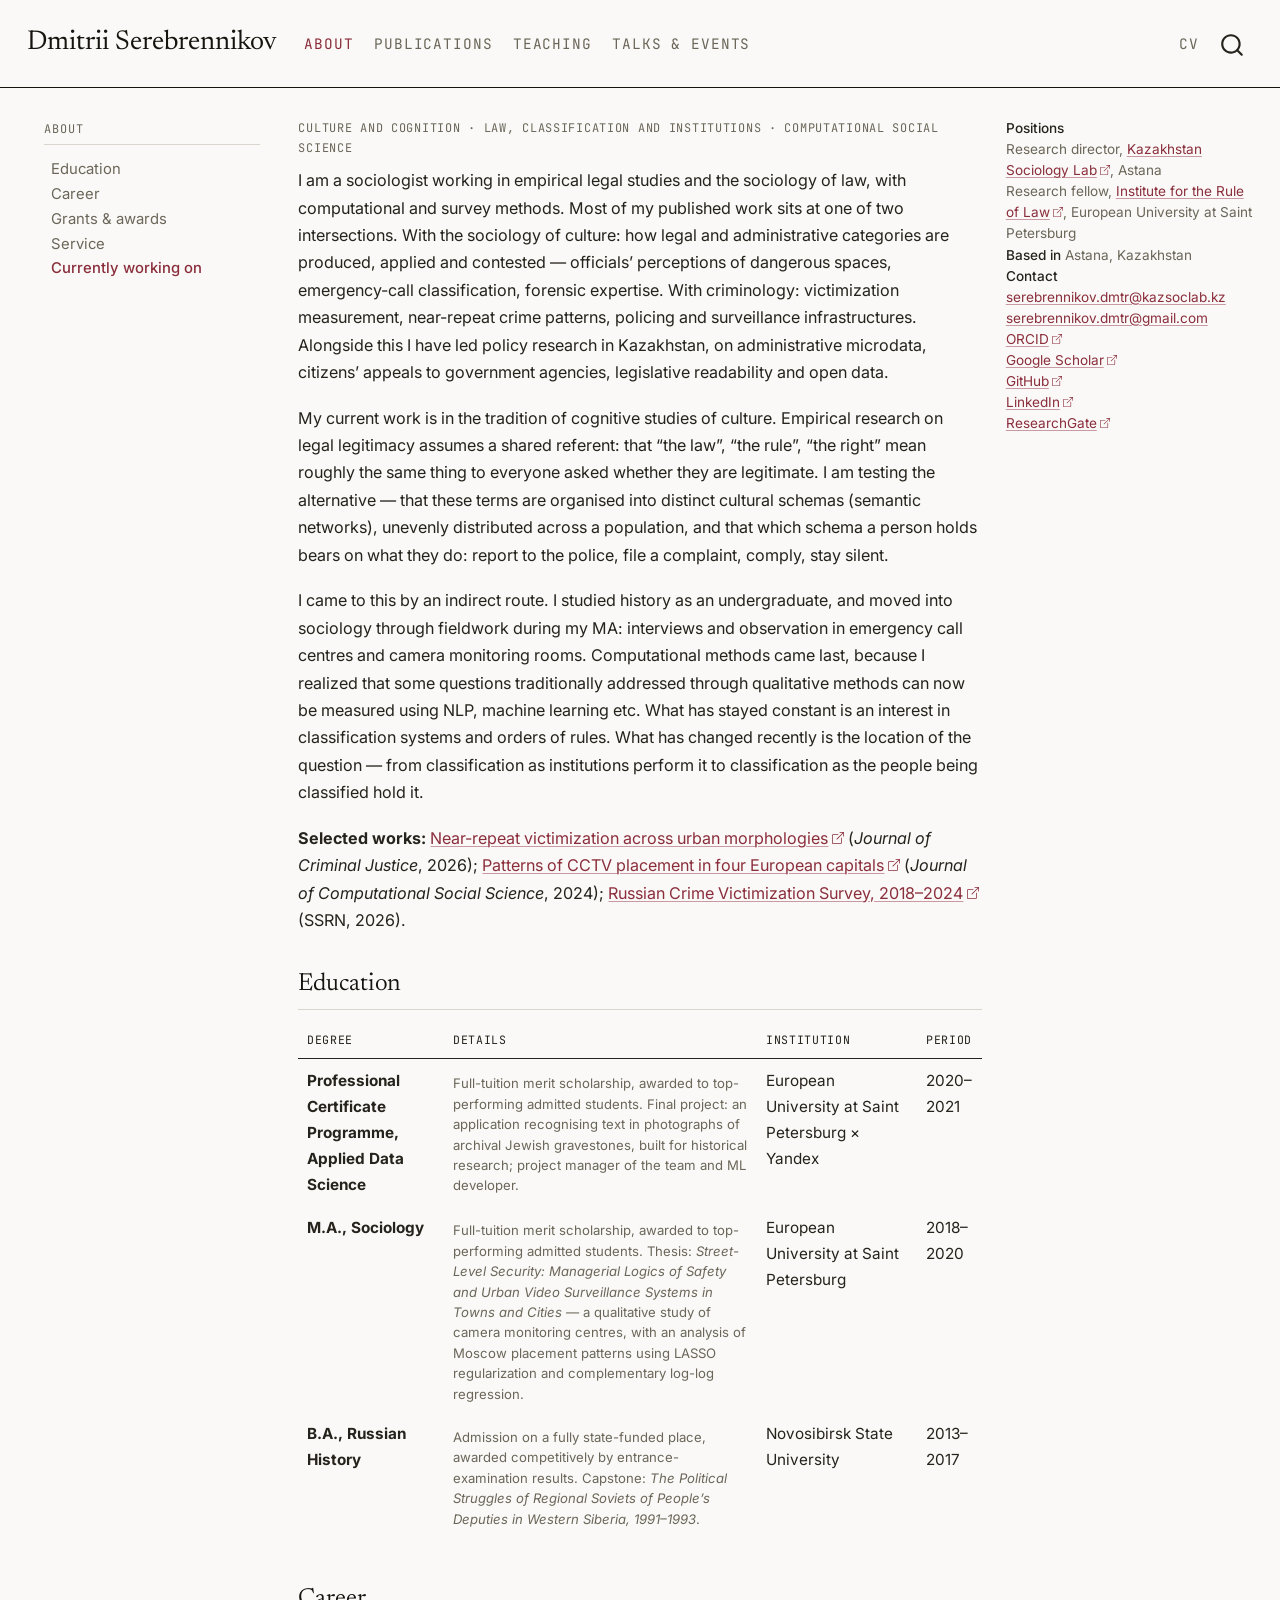
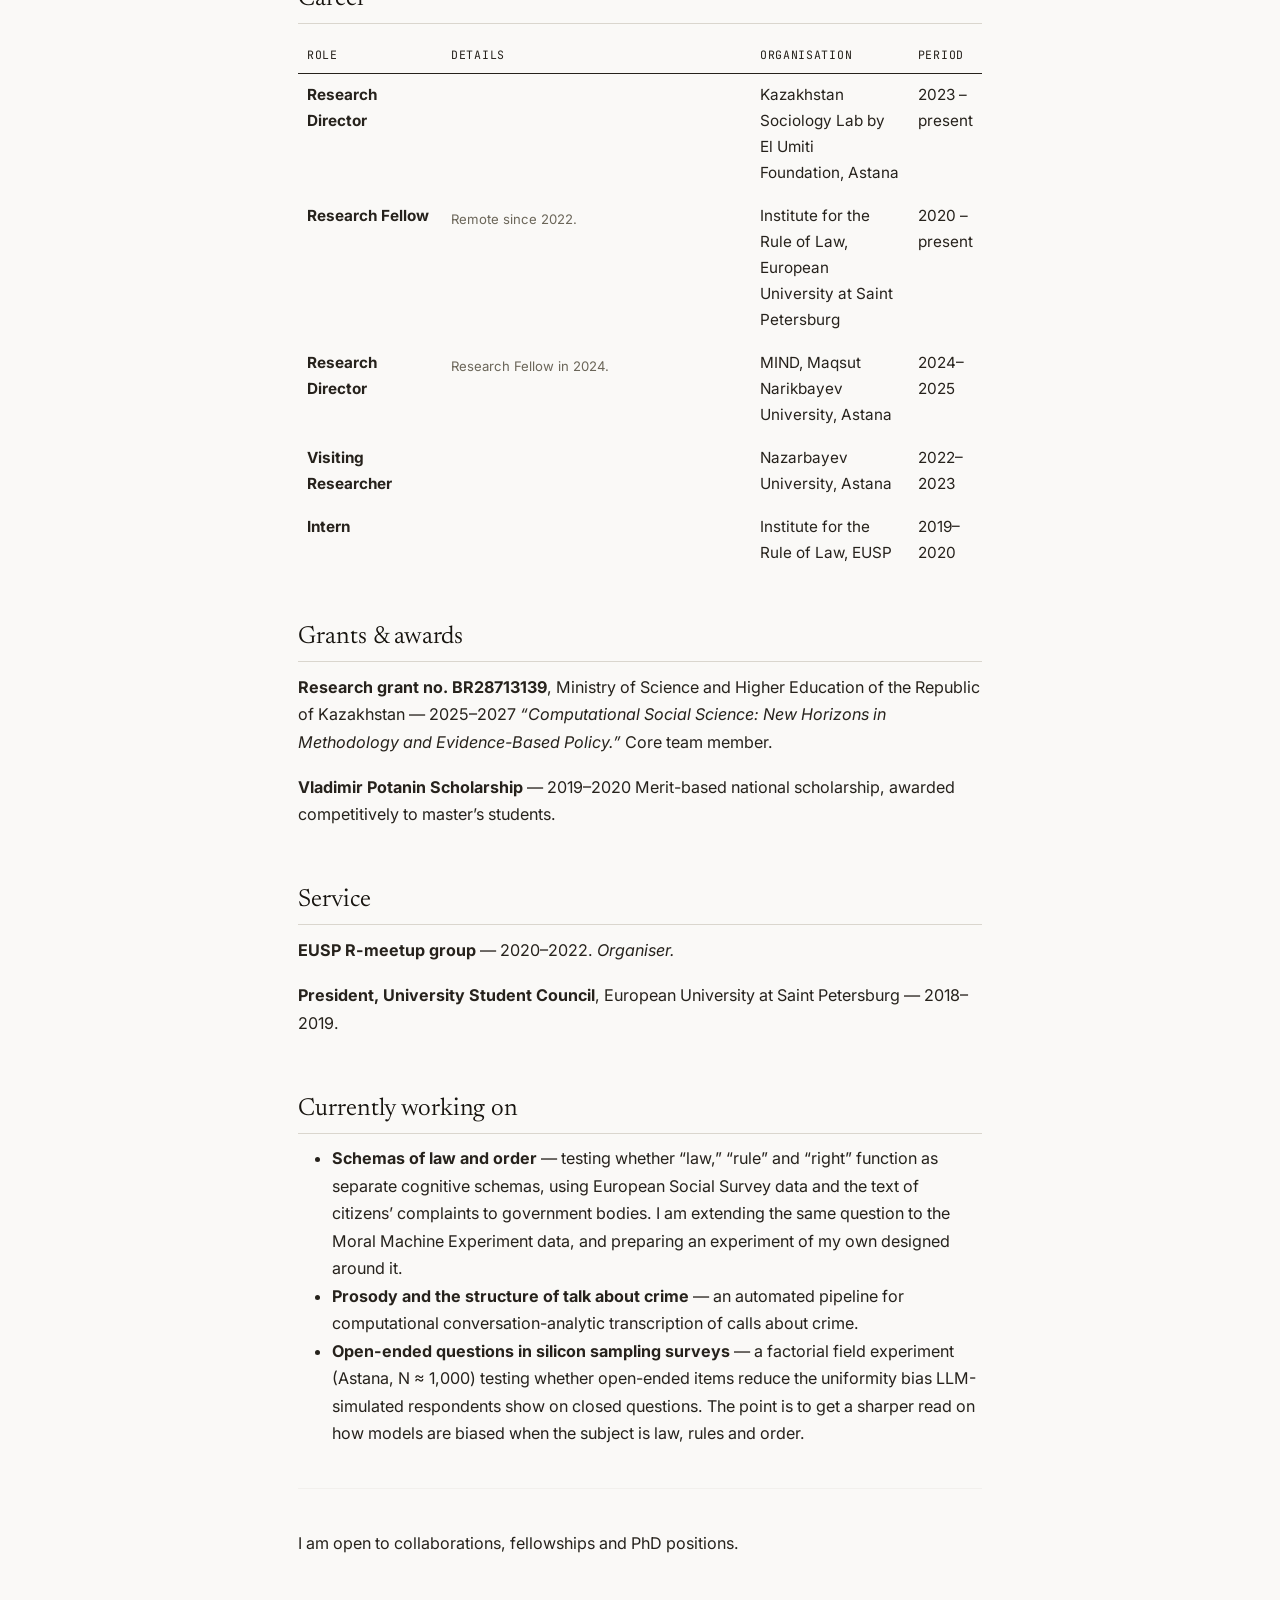
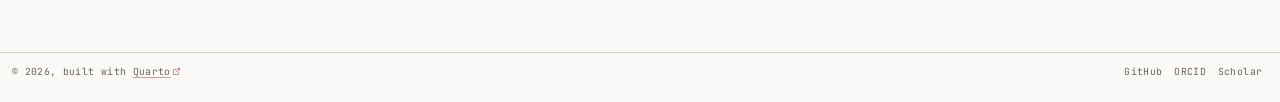
<file: index.html>
<!DOCTYPE html>
<html xmlns="http://www.w3.org/1999/xhtml" lang="en" xml:lang="en"><head>

<meta charset="utf-8">
<meta name="generator" content="quarto-1.10.19">

<meta name="viewport" content="width=device-width, initial-scale=1.0, user-scalable=yes">

<meta name="description" content="Empirical legal studies · Sociology of culture · Criminology · Computational social science">

<title>Dmitrii Serebrennikov</title>
<style>
/* Default styles provided by pandoc.
** See https://pandoc.org/MANUAL.html#variables-for-html for config info.
*/
span.smallcaps{font-variant: small-caps;}
div.columns{display: flex; gap: 1.5em;}
div.column{flex: auto;}
@media screen {
div.columns{gap: min(4vw, 1.5em);}
div.column{overflow-x: auto;}
}
div.hanging-indent{margin-left: 1.5em; text-indent: -1.5em;}
ul.task-list{list-style: none;}
ul.task-list li input[type="checkbox"] {
  width: 0.8em;
  margin: 0 0.8em 0.2em -1em; /* quarto-specific, see https://github.com/quarto-dev/quarto-cli/issues/4556 */ 
  vertical-align: middle;
}
</style>


<script src="site_libs/quarto-nav/quarto-nav.js"></script>
<script src="site_libs/quarto-nav/headroom.min.js"></script>
<script src="site_libs/clipboard/clipboard.min.js"></script>
<script src="site_libs/quarto-search/autocomplete.umd.js"></script>
<script src="site_libs/quarto-search/fuse.min.js"></script>
<script src="site_libs/quarto-search/quarto-search.js"></script>
<meta name="quarto:offset" content="./">
<link href="./assets/favicon.ico" rel="icon">
<script src="site_libs/quarto-html/quarto.js" type="module"></script>
<script src="site_libs/quarto-html/tabsets/tabsets.js" type="module"></script>
<script src="site_libs/quarto-html/popper.min.js"></script>
<script src="site_libs/quarto-html/tippy.umd.min.js"></script>
<script src="site_libs/quarto-html/anchor.min.js"></script>
<link href="site_libs/quarto-html/tippy.css" rel="stylesheet">
<link href="site_libs/quarto-html/quarto-syntax-highlighting-4a93137e1f464f6b571849bbdd2e7ac0.css" rel="stylesheet" id="quarto-text-highlighting-styles">
<script src="site_libs/bootstrap/bootstrap.min.js"></script>
<link href="site_libs/bootstrap/bootstrap-icons.css" rel="stylesheet">
<link href="site_libs/bootstrap/bootstrap-41380c5dbe68a0b5f2176c6ee562ce2d.min.css" rel="stylesheet" append-hash="true" id="quarto-bootstrap" data-mode="light">
<script id="quarto-search-options" type="application/json">{
  "location": "navbar",
  "copy-button": false,
  "collapse-after": 3,
  "panel-placement": "end",
  "type": "overlay",
  "limit": 50,
  "keyboard-shortcut": [
    "f",
    "/",
    "s"
  ],
  "show-item-context": false,
  "language": {
    "search-no-results-text": "No results",
    "search-matching-documents-text": "matching documents",
    "search-copy-link-title": "Copy link to search",
    "search-hide-matches-text": "Hide additional matches",
    "search-more-match-text": "more match in this document",
    "search-more-matches-text": "more matches in this document",
    "search-clear-button-title": "Clear",
    "search-text-placeholder": "",
    "search-detached-cancel-button-title": "Cancel",
    "search-submit-button-title": "Submit",
    "search-label": "Search"
  }
}</script>
<link rel="preconnect" href="https://fonts.googleapis.com">
<link rel="preconnect" href="https://fonts.gstatic.com" crossorigin="">
<link rel="stylesheet" href="https://fonts.googleapis.com/css2?family=Newsreader:opsz,wght@6..72,200..600&amp;family=Inter:wght@300..500&amp;family=JetBrains+Mono:wght@400&amp;display=swap">
<link rel="icon" href="./assets/favicon.ico" sizes="any">
<link rel="icon" type="image/png" sizes="32x32" href="./assets/favicon/favicon-32.png">
<link rel="icon" type="image/png" sizes="16x16" href="./assets/favicon/favicon-16.png">
<link rel="apple-touch-icon" sizes="180x180" href="./assets/favicon/apple-touch-icon.png">
<link rel="manifest" href="./assets/favicon/manifest.json">
<meta name="theme-color" content="#8B2E3C">
<style>
/* The name and its rule already live in the navbar brand — repeating them
   as an H1 on the About page itself was pure duplication. Page-scoped
   (included only from index.qmd), not sitewide: other pages' titles
   ("Publications" etc.) still differ from the brand text and earn their
   H1. */
#title-block-header { display: none; }
</style>


<meta property="og:title" content="Dmitrii Serebrennikov">
<meta property="og:description" content="Empirical legal studies · Sociology of culture · Criminology · Computational social science">
<meta property="og:image" content="https://serebrennikov-dmtr.github.io/assets/favicon/og-image.png">
<meta property="og:site_name" content="Dmitrii Serebrennikov">
<meta property="og:image:height" content="630">
<meta property="og:image:width" content="1200">
<meta name="twitter:title" content="Dmitrii Serebrennikov">
<meta name="twitter:description" content="Empirical legal studies · Sociology of culture · Criminology · Computational social science">
<meta name="twitter:image" content="https://serebrennikov-dmtr.github.io/assets/favicon/og-image.png">
<meta name="twitter:image-height" content="630">
<meta name="twitter:image-width" content="1200">
<meta name="twitter:card" content="summary_large_image">
</head>

<body class="floating nav-fixed slimcontent quarto-light">

<div id="quarto-search-results"></div>
  <header id="quarto-header" class="headroom fixed-top">
    <nav class="navbar navbar-expand-lg " data-bs-theme="dark">
      <div class="navbar-container container-fluid">
      <div class="navbar-brand-container mx-auto">
    <a class="navbar-brand" href="./index.html">
    <span class="navbar-title">Dmitrii Serebrennikov</span>
    </a>
  </div>
            <div id="quarto-search" class="" title="Search"></div>
          <button class="navbar-toggler" type="button" data-bs-toggle="collapse" data-bs-target="#navbarCollapse" aria-controls="navbarCollapse" role="menu" aria-expanded="false" aria-label="Toggle navigation" onclick="if (window.quartoToggleHeadroom) { window.quartoToggleHeadroom(); }">
  <span class="navbar-toggler-icon"></span>
</button>
          <div class="collapse navbar-collapse" id="navbarCollapse">
            <ul class="navbar-nav navbar-nav-scroll me-auto">
  <li class="nav-item">
    <a class="nav-link active" href="./index.html" aria-current="page"> 
<span class="menu-text">About</span></a>
  </li>  
  <li class="nav-item">
    <a class="nav-link" href="./publications.html"> 
<span class="menu-text">Publications</span></a>
  </li>  
  <li class="nav-item">
    <a class="nav-link" href="./teaching.html"> 
<span class="menu-text">Teaching</span></a>
  </li>  
  <li class="nav-item">
    <a class="nav-link" href="./talks.html"> 
<span class="menu-text">Talks &amp; Events</span></a>
  </li>  
</ul>
            <ul class="navbar-nav navbar-nav-scroll ms-auto">
  <li class="nav-item">
    <a class="nav-link" href="./assets/Serebrennikov_CV.pdf"> 
<span class="menu-text">CV</span></a>
  </li>  
</ul>
          </div> <!-- /navcollapse -->
            <div class="quarto-navbar-tools">
</div>
      </div> <!-- /container-fluid -->
    </nav>
</header>
<!-- content -->
<div id="quarto-content" class="quarto-container page-columns page-rows-contents page-layout-article page-navbar">
<!-- sidebar -->
  <nav id="quarto-sidebar" class="sidebar collapse collapse-horizontal quarto-sidebar-collapse-item sidebar-navigation floating overflow-auto">
    <nav id="TOC" role="doc-toc" class="toc-active">
    <h2 id="toc-title">About</h2>
   
  <ul>
  <li><a href="#education" id="toc-education" class="nav-link active" data-scroll-target="#education">Education</a></li>
  <li><a href="#career" id="toc-career" class="nav-link" data-scroll-target="#career">Career</a></li>
  <li><a href="#grants-awards" id="toc-grants-awards" class="nav-link" data-scroll-target="#grants-awards">Grants &amp; awards</a></li>
  <li><a href="#service" id="toc-service" class="nav-link" data-scroll-target="#service">Service</a></li>
  <li><a href="#currently-working-on" id="toc-currently-working-on" class="nav-link" data-scroll-target="#currently-working-on">Currently working on</a></li>
  </ul>
</nav>
</nav>
<div id="quarto-sidebar-glass" class="quarto-sidebar-collapse-item" data-bs-toggle="collapse" data-bs-target=".quarto-sidebar-collapse-item"></div>
<!-- margin-sidebar -->
    <div id="quarto-margin-sidebar" class="sidebar margin-sidebar zindex-bottom">
    </div>
<!-- main -->
<main class="content page-columns page-full" id="quarto-document-content">

<header id="title-block-header" class="quarto-title-block default">
<div class="quarto-title">
<h1 class="title">Dmitrii Serebrennikov</h1>
</div>

<div>
  <div class="description">
    Empirical legal studies · Sociology of culture · Criminology · Computational social science
  </div>
</div>


<div class="quarto-title-meta">

    
  
    
  </div>
  


</header>


<div class="content-block">
<p class="site-keywords">
Culture and cognition · Law, classification and institutions · Computational social science
</p>
</div>

<div class="no-row-height column-margin column-container"><div class="">
<p><strong>Positions</strong></p>
<p>Research director, <a href="https://kazsoclab.kz">Kazakhstan Sociology Lab</a>, Astana</p>
<p>Research fellow, <a href="https://enforce.spb.ru/en/">Institute for the Rule of Law</a>, European University at Saint Petersburg</p>
<p><strong>Based in</strong> Astana, Kazakhstan</p>
<p><strong>Contact</strong></p>
<p><a href="mailto:serebrennikov.dmtr@kazsoclab.kz">serebrennikov.dmtr@kazsoclab.kz</a></p>
<p><a href="mailto:serebrennikov.dmtr@gmail.com">serebrennikov.dmtr@gmail.com</a></p>
<p><a href="https://orcid.org/0000-0002-2574-3842">ORCID</a></p>
<p><a href="https://scholar.google.ru/citations?user=7AMjvF8AAAAJ">Google Scholar</a></p>
<p><a href="https://github.com/serebrennikov-dmtr">GitHub</a></p>
<p><a href="https://www.linkedin.com/in/dmitrii-serebrennikov">LinkedIn</a></p>
<p><a href="https://www.researchgate.net/profile/Dmitrii-Serebrennikov-3">ResearchGate</a></p>
</div></div><p>I am a sociologist working in empirical legal studies and the sociology of law, with computational and survey methods. Most of my published work sits at one of two intersections. With the sociology of culture: how legal and administrative categories are produced, applied and contested — officials’ perceptions of dangerous spaces, emergency-call classification, forensic expertise. With criminology: victimization measurement, near-repeat crime patterns, policing and surveillance infrastructures. Alongside this I have led policy research in Kazakhstan, on administrative microdata, citizens’ appeals to government agencies, legislative readability and open data.</p>
<p>My current work is in the tradition of cognitive studies of culture. Empirical research on legal legitimacy assumes a shared referent: that “the law”, “the rule”, “the right” mean roughly the same thing to everyone asked whether they are legitimate. I am testing the alternative — that these terms are organised into distinct cultural schemas (semantic networks), unevenly distributed across a population, and that which schema a person holds bears on what they do: report to the police, file a complaint, comply, stay silent.</p>
<p>I came to this by an indirect route. I studied history as an undergraduate, and moved into sociology through fieldwork during my MA: interviews and observation in emergency call centres and camera monitoring rooms. Computational methods came last, because I realized that some questions traditionally addressed through qualitative methods can now be measured using NLP, machine learning etc. What has stayed constant is an interest in classification systems and orders of rules. What has changed recently is the location of the question — from classification as institutions perform it to classification as the people being classified hold it.</p>
<p><strong>Selected works:</strong> <a href="https://doi.org/10.1016/j.jcrimjus.2025.102551">Near-repeat victimization across urban morphologies</a> (<em>Journal of Criminal Justice</em>, 2026); <a href="https://doi.org/10.1007/s42001-024-00323-1">Patterns of CCTV placement in four European capitals</a> (<em>Journal of Computational Social Science</em>, 2024); <a href="https://dx.doi.org/10.2139/ssrn.6418058">Russian Crime Victimization Survey, 2018–2024</a> (SSRN, 2026).</p>
<section id="education" class="level2">
<h2 class="anchored" data-anchor-id="education">Education</h2>
<table class="caption-top table">
<colgroup>
<col style="width: 21%">
<col style="width: 45%">
<col style="width: 23%">
<col style="width: 8%">
</colgroup>
<thead>
<tr class="header">
<th>Degree</th>
<th>Details</th>
<th>Institution</th>
<th>Period</th>
</tr>
</thead>
<tbody>
<tr class="odd">
<td><strong>Professional Certificate Programme, Applied Data Science</strong></td>
<td><span class="table-note">Full-tuition merit scholarship, awarded to top-performing admitted students. Final project: an application recognising text in photographs of archival Jewish gravestones, built for historical research; project manager of the team and ML developer.</span></td>
<td>European University at Saint Petersburg × Yandex</td>
<td>2020–2021</td>
</tr>
<tr class="even">
<td><strong>M.A., Sociology</strong></td>
<td><span class="table-note">Full-tuition merit scholarship, awarded to top-performing admitted students. Thesis: <em>Street-Level Security: Managerial Logics of Safety and Urban Video Surveillance Systems in Towns and Cities</em> — a qualitative study of camera monitoring centres, with an analysis of Moscow placement patterns using LASSO regularization and complementary log-log regression.</span></td>
<td>European University at Saint Petersburg</td>
<td>2018–2020</td>
</tr>
<tr class="odd">
<td><strong>B.A., Russian History</strong></td>
<td><span class="table-note">Admission on a fully state-funded place, awarded competitively by entrance-examination results. Capstone: <em>The Political Struggles of Regional Soviets of People’s Deputies in Western Siberia, 1991–1993</em>.</span></td>
<td>Novosibirsk State University</td>
<td>2013–2017</td>
</tr>
</tbody>
</table>
</section>
<section id="career" class="level2">
<h2 class="anchored" data-anchor-id="career">Career</h2>
<table class="caption-top table">
<colgroup>
<col style="width: 21%">
<col style="width: 45%">
<col style="width: 23%">
<col style="width: 8%">
</colgroup>
<thead>
<tr class="header">
<th>Role</th>
<th>Details</th>
<th>Organisation</th>
<th>Period</th>
</tr>
</thead>
<tbody>
<tr class="odd">
<td><strong>Research Director</strong></td>
<td></td>
<td>Kazakhstan Sociology Lab by El Umiti Foundation, Astana</td>
<td>2023 – present</td>
</tr>
<tr class="even">
<td><strong>Research Fellow</strong></td>
<td><span class="table-note">Remote since 2022.</span></td>
<td>Institute for the Rule of Law, European University at Saint Petersburg</td>
<td>2020 – present</td>
</tr>
<tr class="odd">
<td><strong>Research Director</strong></td>
<td><span class="table-note">Research Fellow in 2024.</span></td>
<td>MIND, Maqsut Narikbayev University, Astana</td>
<td>2024–2025</td>
</tr>
<tr class="even">
<td><strong>Visiting Researcher</strong></td>
<td></td>
<td>Nazarbayev University, Astana</td>
<td>2022–2023</td>
</tr>
<tr class="odd">
<td><strong>Intern</strong></td>
<td></td>
<td>Institute for the Rule of Law, EUSP</td>
<td>2019–2020</td>
</tr>
</tbody>
</table>
</section>
<section id="grants-awards" class="level2">
<h2 class="anchored" data-anchor-id="grants-awards">Grants &amp; awards</h2>
<p><strong>Research grant no. BR28713139</strong>, Ministry of Science and Higher Education of the Republic of Kazakhstan — 2025–2027 <em>“Computational Social Science: New Horizons in Methodology and Evidence-Based Policy.”</em> Core team member.</p>
<p><strong>Vladimir Potanin Scholarship</strong> — 2019–2020 Merit-based national scholarship, awarded competitively to master’s students.</p>
</section>
<section id="service" class="level2">
<h2 class="anchored" data-anchor-id="service">Service</h2>
<p><strong>EUSP R-meetup group</strong> — 2020–2022. <em>Organiser.</em></p>
<p><strong>President, University Student Council</strong>, European University at Saint Petersburg — 2018–2019.</p>
</section>
<section id="currently-working-on" class="level2">
<h2 class="anchored" data-anchor-id="currently-working-on">Currently working on</h2>
<ul>
<li><strong>Schemas of law and order</strong> — testing whether “law,” “rule” and “right” function as separate cognitive schemas, using European Social Survey data and the text of citizens’ complaints to government bodies. I am extending the same question to the Moral Machine Experiment data, and preparing an experiment of my own designed around it.</li>
<li><strong>Prosody and the structure of talk about crime</strong> — an automated pipeline for computational conversation-analytic transcription of calls about crime.</li>
<li><strong>Open-ended questions in silicon sampling surveys</strong> — a factorial field experiment (Astana, N ≈ 1,000) testing whether open-ended items reduce the uniformity bias LLM-simulated respondents show on closed questions. The point is to get a sharper read on how models are biased when the subject is law, rules and order.</li>
</ul>
<hr>
<p>I am open to collaborations, fellowships and PhD positions.</p>


</section>

</main> <!-- /main -->
<script id="quarto-html-after-body" type="application/javascript">
  window.document.addEventListener("DOMContentLoaded", function (event) {
    const icon = "";
    const anchorJS = new window.AnchorJS();
    anchorJS.options = {
      placement: 'right',
      icon: icon
    };
    anchorJS.add('.anchored');
    const isCodeAnnotation = (el) => {
      for (const clz of el.classList) {
        if (clz.startsWith('code-annotation-')) {                     
          return true;
        }
      }
      return false;
    }
    const onCopySuccess = function(e) {
      // button target
      const button = e.trigger;
      // don't keep focus
      button.blur();
      // flash "checked"
      button.classList.add('code-copy-button-checked');
      var currentTitle = button.getAttribute("title");
      button.setAttribute("title", "Copied!");
      let tooltip;
      if (window.bootstrap) {
        button.setAttribute("data-bs-toggle", "tooltip");
        button.setAttribute("data-bs-placement", "left");
        button.setAttribute("data-bs-title", "Copied!");
        tooltip = new bootstrap.Tooltip(button, 
          { trigger: "manual", 
            customClass: "code-copy-button-tooltip",
            offset: [0, -8]});
        tooltip.show();    
      }
      setTimeout(function() {
        if (tooltip) {
          tooltip.hide();
          button.removeAttribute("data-bs-title");
          button.removeAttribute("data-bs-toggle");
          button.removeAttribute("data-bs-placement");
        }
        button.setAttribute("title", currentTitle);
        button.classList.remove('code-copy-button-checked');
      }, 1000);
      // clear code selection
      e.clearSelection();
    }
    const getTextToCopy = function(trigger) {
      const outerScaffold = trigger.parentElement.cloneNode(true);
      const codeEl = outerScaffold.querySelector('code');
      for (const childEl of codeEl.children) {
        if (isCodeAnnotation(childEl)) {
          childEl.remove();
        }
      }
      return codeEl.innerText;
    }
    const clipboard = new window.ClipboardJS('.code-copy-button:not([data-in-quarto-modal])', {
      text: getTextToCopy
    });
    clipboard.on('success', onCopySuccess);
    if (window.document.getElementById('quarto-embedded-source-code-modal')) {
      const clipboardModal = new window.ClipboardJS('.code-copy-button[data-in-quarto-modal]', {
        text: getTextToCopy,
        container: window.document.getElementById('quarto-embedded-source-code-modal')
      });
      clipboardModal.on('success', onCopySuccess);
    }
      var localhostRegex = new RegExp(/^(?:http|https):\/\/localhost\:?[0-9]*\//);
      var mailtoRegex = new RegExp(/^mailto:/);
        var filterRegex = new RegExp("https:\/\/serebrennikov-dmtr\.github\.io");
      var isInternal = (href) => {
          return filterRegex.test(href) || localhostRegex.test(href) || mailtoRegex.test(href);
      }
      // Inspect non-navigation links and adorn them if external
     var links = window.document.querySelectorAll('a[href]:not(.nav-link):not(.navbar-brand):not(.toc-action):not(.sidebar-link):not(.sidebar-item-toggle):not(.pagination-link):not(.no-external):not([aria-hidden]):not(.dropdown-item):not(.quarto-navigation-tool):not(.about-link)');
      for (var i=0; i<links.length; i++) {
        const link = links[i];
        if (!isInternal(link.href)) {
          // undo the damage that might have been done by quarto-nav.js in the case of
          // links that we want to consider external
          if (link.dataset.originalHref !== undefined) {
            link.href = link.dataset.originalHref;
          }
            // target, if specified
            link.setAttribute("target", "_blank");
            if (link.getAttribute("rel") === null) {
              link.setAttribute("rel", "noopener");
            }
            // default icon
            link.classList.add("external");
        }
      }
    function tippyHover(el, contentFn, onTriggerFn, onUntriggerFn) {
      const config = {
        allowHTML: true,
        maxWidth: 500,
        delay: 100,
        arrow: false,
        appendTo: function(el) {
            return el.parentElement;
        },
        interactive: true,
        interactiveBorder: 10,
        theme: 'quarto',
        placement: 'bottom-start',
      };
      if (contentFn) {
        config.content = contentFn;
      }
      if (onTriggerFn) {
        config.onTrigger = onTriggerFn;
      }
      if (onUntriggerFn) {
        config.onUntrigger = onUntriggerFn;
      }
      window.tippy(el, config); 
    }
    const noterefs = window.document.querySelectorAll('a[role="doc-noteref"]');
    for (var i=0; i<noterefs.length; i++) {
      const ref = noterefs[i];
      tippyHover(ref, function() {
        // use id or data attribute instead here
        let href = ref.getAttribute('data-footnote-href') || ref.getAttribute('href');
        try { href = new URL(href).hash; } catch {}
        const id = href.replace(/^#\/?/, "");
        const note = window.document.getElementById(id);
        if (note) {
          return note.innerHTML;
        } else {
          return "";
        }
      });
    }
    const xrefs = window.document.querySelectorAll('a.quarto-xref');
    const processXRef = (id, note) => {
      // Strip column container classes
      const stripColumnClz = (el) => {
        el.classList.remove("page-full", "page-columns");
        if (el.children) {
          for (const child of el.children) {
            stripColumnClz(child);
          }
        }
      }
      stripColumnClz(note)
      if (id === null || id.startsWith('sec-')) {
        // Special case sections, only their first couple elements
        const container = document.createElement("div");
        if (note.children && note.children.length > 2) {
          container.appendChild(note.children[0].cloneNode(true));
          for (let i = 1; i < note.children.length; i++) {
            const child = note.children[i];
            if (child.tagName === "P" && child.innerText === "") {
              continue;
            } else {
              container.appendChild(child.cloneNode(true));
              break;
            }
          }
          if (window.Quarto?.typesetMath) {
            window.Quarto.typesetMath(container);
          }
          return container.innerHTML
        } else {
          if (window.Quarto?.typesetMath) {
            window.Quarto.typesetMath(note);
          }
          return note.innerHTML;
        }
      } else {
        // Remove any anchor links if they are present
        const anchorLink = note.querySelector('a.anchorjs-link');
        if (anchorLink) {
          anchorLink.remove();
        }
        if (window.Quarto?.typesetMath) {
          window.Quarto.typesetMath(note);
        }
        if (note.classList.contains("callout")) {
          return note.outerHTML;
        } else {
          return note.innerHTML;
        }
      }
    }
    for (var i=0; i<xrefs.length; i++) {
      const xref = xrefs[i];
      tippyHover(xref, undefined, function(instance) {
        instance.disable();
        let url = xref.getAttribute('href');
        let hash = undefined; 
        if (url.startsWith('#')) {
          hash = url;
        } else {
          try { hash = new URL(url).hash; } catch {}
        }
        if (hash) {
          const id = hash.replace(/^#\/?/, "");
          const note = window.document.getElementById(id);
          if (note !== null) {
            try {
              const html = processXRef(id, note.cloneNode(true));
              instance.setContent(html);
            } finally {
              instance.enable();
              instance.show();
            }
          } else {
            // See if we can fetch this
            fetch(url.split('#')[0])
            .then(res => res.text())
            .then(html => {
              const parser = new DOMParser();
              const htmlDoc = parser.parseFromString(html, "text/html");
              const note = htmlDoc.getElementById(id);
              if (note !== null) {
                const html = processXRef(id, note);
                instance.setContent(html);
              } 
            }).finally(() => {
              instance.enable();
              instance.show();
            });
          }
        } else {
          // See if we can fetch a full url (with no hash to target)
          // This is a special case and we should probably do some content thinning / targeting
          fetch(url)
          .then(res => res.text())
          .then(html => {
            const parser = new DOMParser();
            const htmlDoc = parser.parseFromString(html, "text/html");
            const note = htmlDoc.querySelector('main.content');
            if (note !== null) {
              // This should only happen for chapter cross references
              // (since there is no id in the URL)
              // remove the first header
              if (note.children.length > 0 && note.children[0].tagName === "HEADER") {
                note.children[0].remove();
              }
              const html = processXRef(null, note);
              instance.setContent(html);
            } 
          }).finally(() => {
            instance.enable();
            instance.show();
          });
        }
      }, function(instance) {
      });
    }
        let selectedAnnoteEl;
        const selectorForAnnotation = ( cell, annotation) => {
          let cellAttr = 'data-code-cell="' + cell + '"';
          let lineAttr = 'data-code-annotation="' +  annotation + '"';
          const selector = 'span[' + cellAttr + '][' + lineAttr + ']';
          return selector;
        }
        const selectCodeLines = (annoteEl) => {
          const doc = window.document;
          const targetCell = annoteEl.getAttribute("data-target-cell");
          const targetAnnotation = annoteEl.getAttribute("data-target-annotation");
          const annoteSpan = window.document.querySelector(selectorForAnnotation(targetCell, targetAnnotation));
          const lines = annoteSpan.getAttribute("data-code-lines").split(",");
          const lineIds = lines.map((line) => {
            return targetCell + "-" + line;
          })
          let top = null;
          let height = null;
          let parent = null;
          if (lineIds.length > 0) {
              //compute the position of the single el (top and bottom and make a div)
              const el = window.document.getElementById(lineIds[0]);
              top = el.offsetTop;
              height = el.offsetHeight;
              parent = el.parentElement.parentElement;
            if (lineIds.length > 1) {
              const lastEl = window.document.getElementById(lineIds[lineIds.length - 1]);
              const bottom = lastEl.offsetTop + lastEl.offsetHeight;
              height = bottom - top;
            }
            if (top !== null && height !== null && parent !== null) {
              // cook up a div (if necessary) and position it 
              let div = window.document.getElementById("code-annotation-line-highlight");
              if (div === null) {
                div = window.document.createElement("div");
                div.setAttribute("id", "code-annotation-line-highlight");
                div.style.position = 'absolute';
                parent.appendChild(div);
              }
              div.style.top = top - 2 + "px";
              div.style.height = height + 4 + "px";
              div.style.left = 0;
              let gutterDiv = window.document.getElementById("code-annotation-line-highlight-gutter");
              if (gutterDiv === null) {
                gutterDiv = window.document.createElement("div");
                gutterDiv.setAttribute("id", "code-annotation-line-highlight-gutter");
                gutterDiv.style.position = 'absolute';
                const codeCell = window.document.getElementById(targetCell);
                const gutter = codeCell.querySelector('.code-annotation-gutter');
                gutter.appendChild(gutterDiv);
              }
              gutterDiv.style.top = top - 2 + "px";
              gutterDiv.style.height = height + 4 + "px";
            }
            selectedAnnoteEl = annoteEl;
          }
        };
        const unselectCodeLines = () => {
          const elementsIds = ["code-annotation-line-highlight", "code-annotation-line-highlight-gutter"];
          elementsIds.forEach((elId) => {
            const div = window.document.getElementById(elId);
            if (div) {
              div.remove();
            }
          });
          selectedAnnoteEl = undefined;
        };
          // Handle positioning of the toggle
      window.addEventListener(
        "resize",
        throttle(() => {
          elRect = undefined;
          if (selectedAnnoteEl) {
            selectCodeLines(selectedAnnoteEl);
          }
        }, 10)
      );
      function throttle(fn, ms) {
      let throttle = false;
      let timer;
        return (...args) => {
          if(!throttle) { // first call gets through
              fn.apply(this, args);
              throttle = true;
          } else { // all the others get throttled
              if(timer) clearTimeout(timer); // cancel #2
              timer = setTimeout(() => {
                fn.apply(this, args);
                timer = throttle = false;
              }, ms);
          }
        };
      }
        // Attach click handler to the DT
        const annoteDls = window.document.querySelectorAll('dt[data-target-cell]');
        for (const annoteDlNode of annoteDls) {
          annoteDlNode.addEventListener('click', (event) => {
            const clickedEl = event.target;
            if (clickedEl !== selectedAnnoteEl) {
              unselectCodeLines();
              const activeEl = window.document.querySelector('dt[data-target-cell].code-annotation-active');
              if (activeEl) {
                activeEl.classList.remove('code-annotation-active');
              }
              selectCodeLines(clickedEl);
              clickedEl.classList.add('code-annotation-active');
            } else {
              // Unselect the line
              unselectCodeLines();
              clickedEl.classList.remove('code-annotation-active');
            }
          });
        }
    const findCites = (el) => {
      const parentEl = el.parentElement;
      if (parentEl) {
        const cites = parentEl.dataset.cites;
        if (cites) {
          return {
            el,
            cites: cites.split(' ')
          };
        } else {
          return findCites(el.parentElement)
        }
      } else {
        return undefined;
      }
    };
    var bibliorefs = window.document.querySelectorAll('a[role="doc-biblioref"]');
    for (var i=0; i<bibliorefs.length; i++) {
      const ref = bibliorefs[i];
      const citeInfo = findCites(ref);
      if (citeInfo) {
        tippyHover(citeInfo.el, function() {
          var popup = window.document.createElement('div');
          citeInfo.cites.forEach(function(cite) {
            var citeDiv = window.document.createElement('div');
            citeDiv.classList.add('hanging-indent');
            citeDiv.classList.add('csl-entry');
            var biblioDiv = window.document.getElementById('ref-' + cite);
            if (biblioDiv) {
              citeDiv.innerHTML = biblioDiv.innerHTML;
            }
            popup.appendChild(citeDiv);
          });
          return popup.innerHTML;
        });
      }
    }
  });
  </script>
</div> <!-- /content -->
<footer class="footer">
  <div class="nav-footer">
    <div class="nav-footer-left">
<p>© 2026, built with <a href="https://quarto.org" target="_blank">Quarto</a></p>
</div>   
    <div class="nav-footer-center">
      &nbsp;
    </div>
    <div class="nav-footer-right">
      <ul class="footer-items list-unstyled">
    <li class="nav-item">
    <a class="nav-link" href="https://github.com/serebrennikov-dmtr">
<p>GitHub</p>
</a>
  </li>  
    <li class="nav-item">
    <a class="nav-link" href="https://orcid.org/0000-0002-2574-3842">
<p>ORCID</p>
</a>
  </li>  
    <li class="nav-item">
    <a class="nav-link" href="https://scholar.google.ru/citations?user=7AMjvF8AAAAJ">
<p>Scholar</p>
</a>
  </li>  
</ul>
    </div>
  </div>
</footer>




</body></html>
</file>
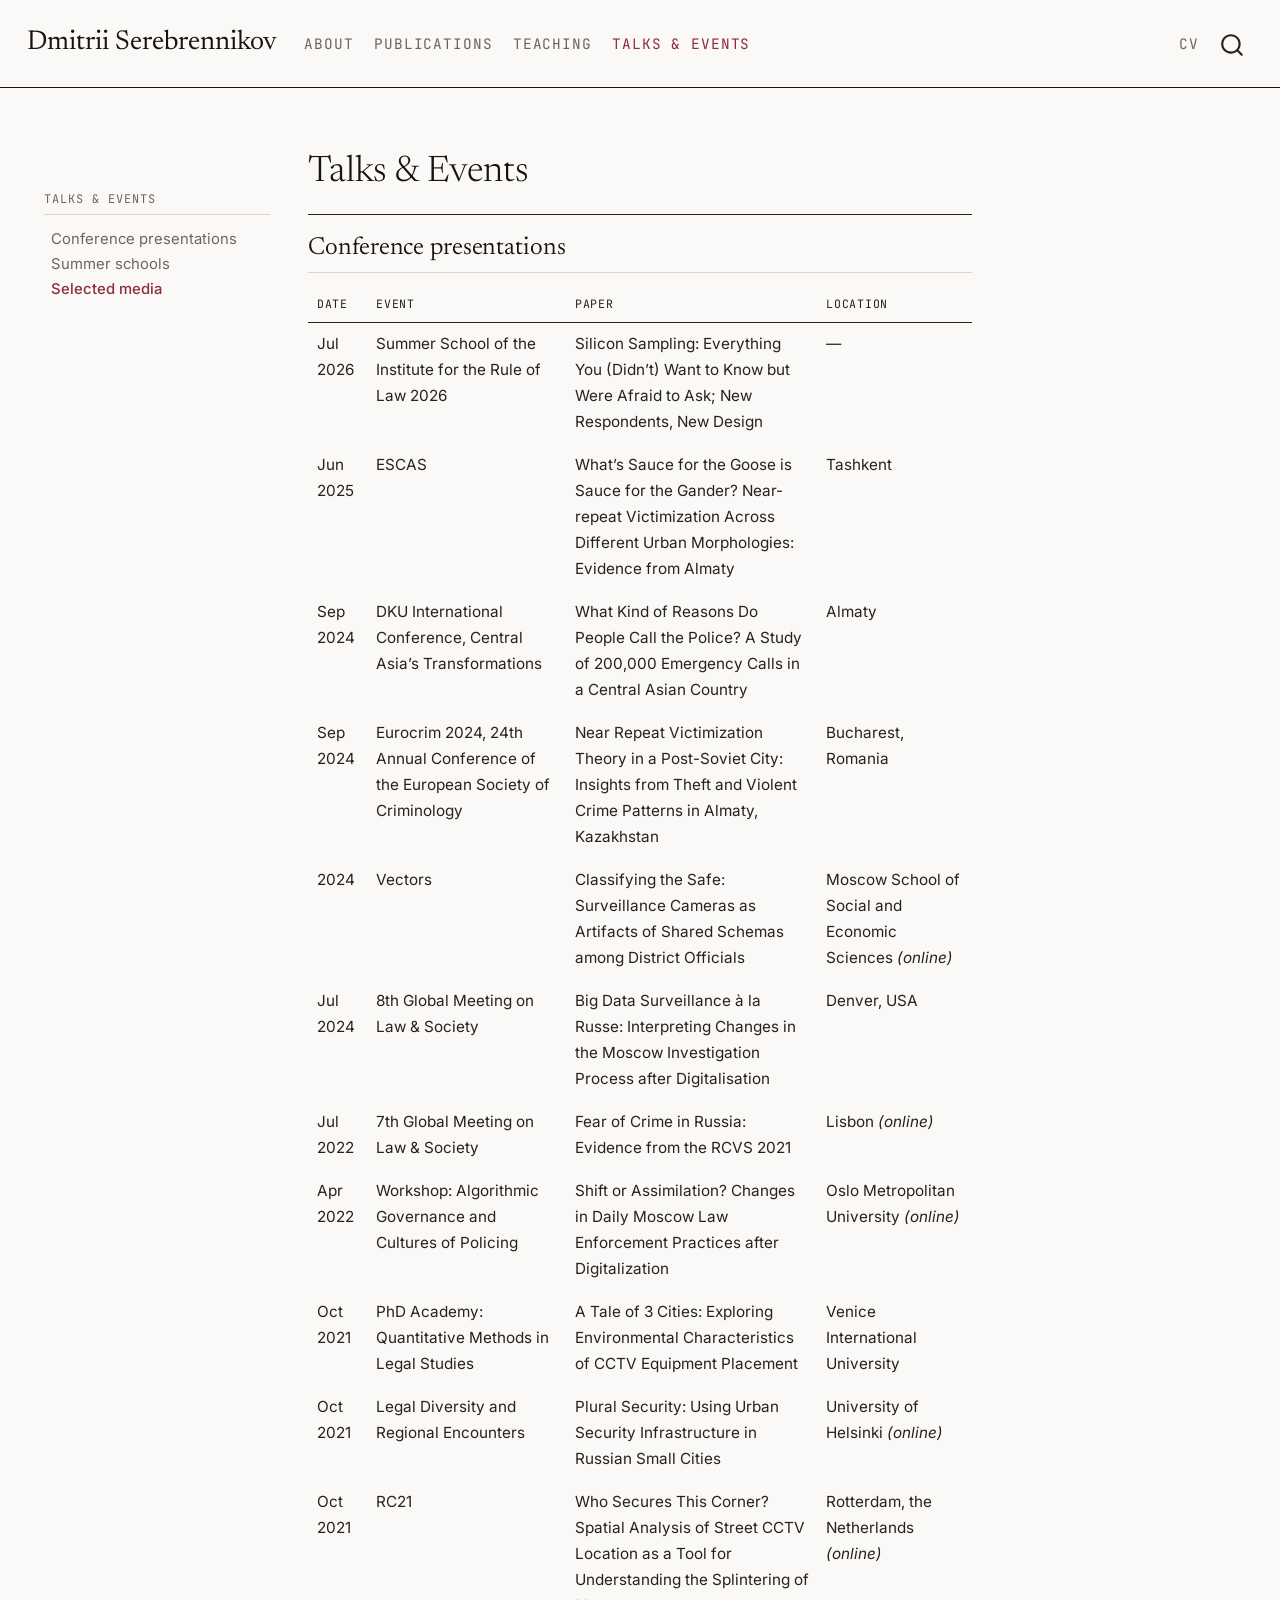
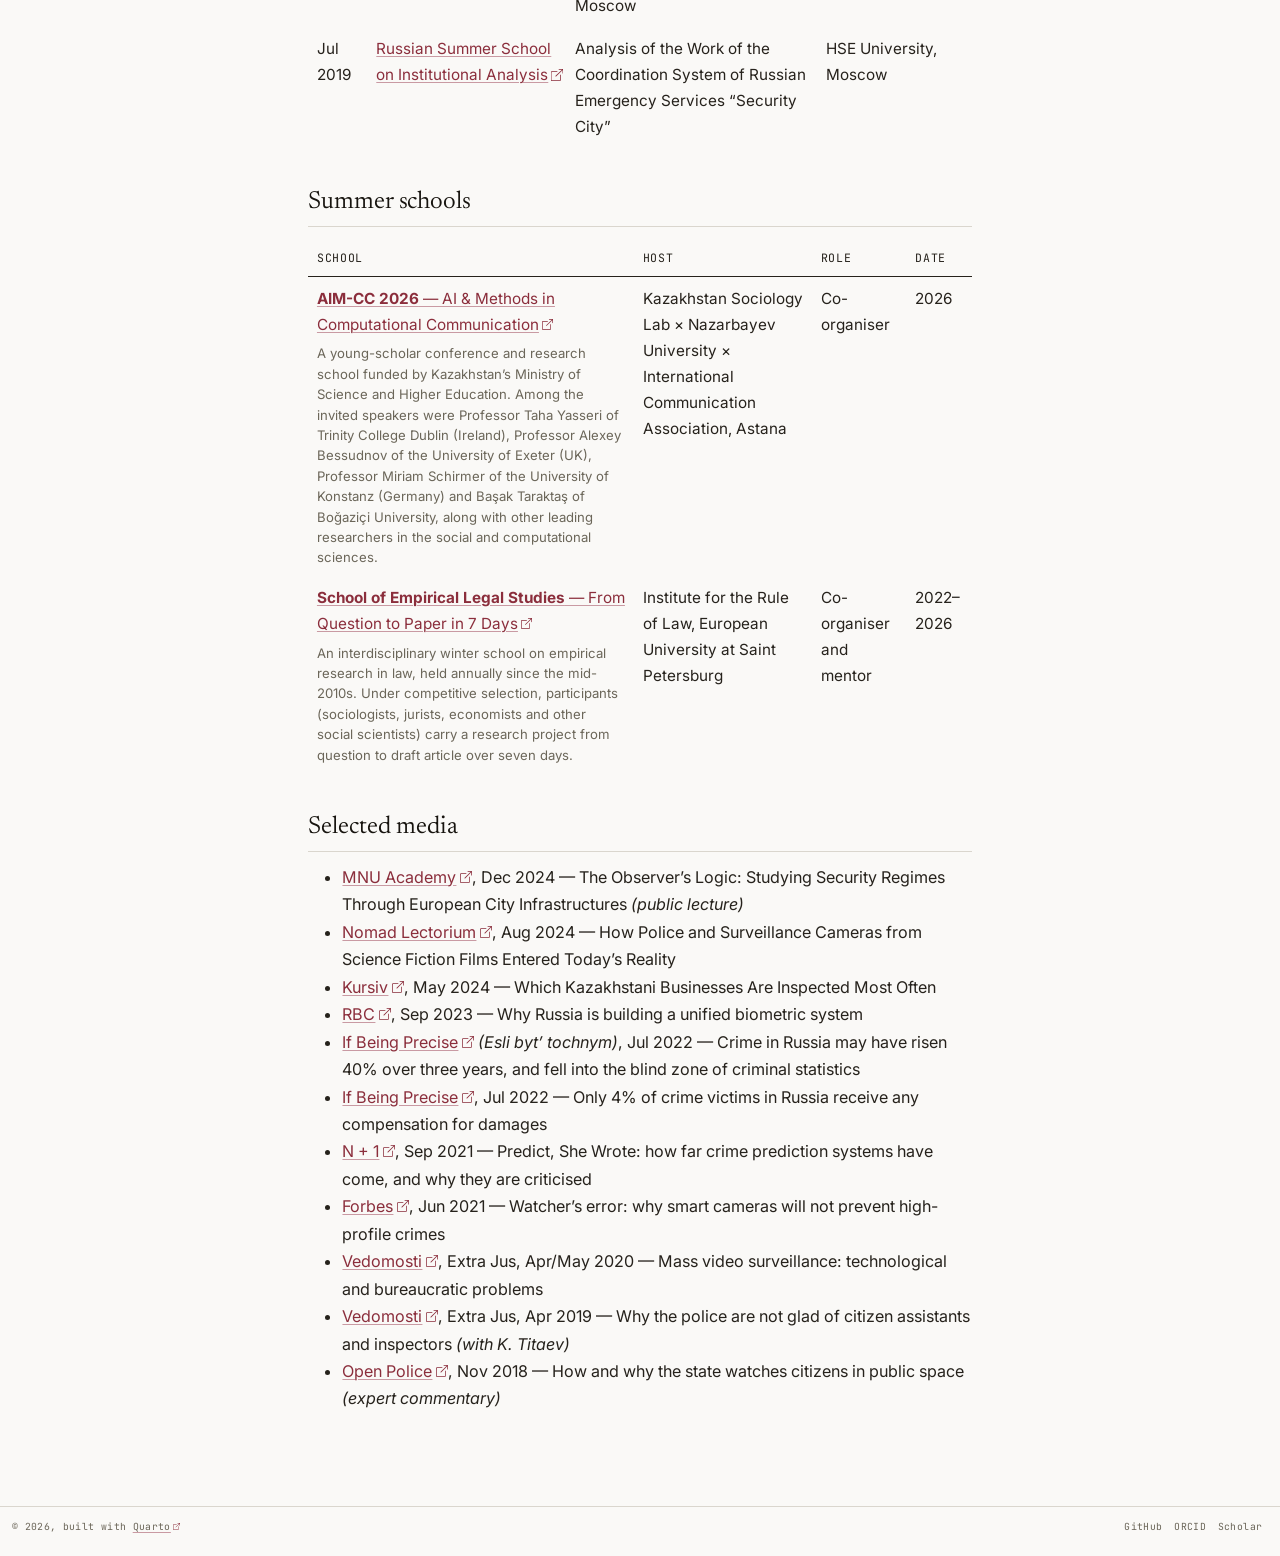
<file: talks.html>
<!DOCTYPE html>
<html xmlns="http://www.w3.org/1999/xhtml" lang="en" xml:lang="en"><head>

<meta charset="utf-8">
<meta name="generator" content="quarto-1.10.19">

<meta name="viewport" content="width=device-width, initial-scale=1.0, user-scalable=yes">

<meta name="description" content="Empirical legal studies · Sociology of culture · Criminology · Computational social science">

<title>Talks &amp; Events – Dmitrii Serebrennikov</title>
<style>
/* Default styles provided by pandoc.
** See https://pandoc.org/MANUAL.html#variables-for-html for config info.
*/
span.smallcaps{font-variant: small-caps;}
div.columns{display: flex; gap: 1.5em;}
div.column{flex: auto;}
@media screen {
div.columns{gap: min(4vw, 1.5em);}
div.column{overflow-x: auto;}
}
div.hanging-indent{margin-left: 1.5em; text-indent: -1.5em;}
ul.task-list{list-style: none;}
ul.task-list li input[type="checkbox"] {
  width: 0.8em;
  margin: 0 0.8em 0.2em -1em; /* quarto-specific, see https://github.com/quarto-dev/quarto-cli/issues/4556 */ 
  vertical-align: middle;
}
</style>


<script src="site_libs/quarto-nav/quarto-nav.js"></script>
<script src="site_libs/quarto-nav/headroom.min.js"></script>
<script src="site_libs/clipboard/clipboard.min.js"></script>
<script src="site_libs/quarto-search/autocomplete.umd.js"></script>
<script src="site_libs/quarto-search/fuse.min.js"></script>
<script src="site_libs/quarto-search/quarto-search.js"></script>
<meta name="quarto:offset" content="./">
<link href="./assets/favicon.ico" rel="icon">
<script src="site_libs/quarto-html/quarto.js" type="module"></script>
<script src="site_libs/quarto-html/tabsets/tabsets.js" type="module"></script>
<script src="site_libs/quarto-html/popper.min.js"></script>
<script src="site_libs/quarto-html/tippy.umd.min.js"></script>
<script src="site_libs/quarto-html/anchor.min.js"></script>
<link href="site_libs/quarto-html/tippy.css" rel="stylesheet">
<link href="site_libs/quarto-html/quarto-syntax-highlighting-4a93137e1f464f6b571849bbdd2e7ac0.css" rel="stylesheet" id="quarto-text-highlighting-styles">
<script src="site_libs/bootstrap/bootstrap.min.js"></script>
<link href="site_libs/bootstrap/bootstrap-icons.css" rel="stylesheet">
<link href="site_libs/bootstrap/bootstrap-c5e33d8d78346f6e73b68905624b0738.min.css" rel="stylesheet" append-hash="true" id="quarto-bootstrap" data-mode="light">
<script id="quarto-search-options" type="application/json">{
  "location": "navbar",
  "copy-button": false,
  "collapse-after": 3,
  "panel-placement": "end",
  "type": "overlay",
  "limit": 50,
  "keyboard-shortcut": [
    "f",
    "/",
    "s"
  ],
  "show-item-context": false,
  "language": {
    "search-no-results-text": "No results",
    "search-matching-documents-text": "matching documents",
    "search-copy-link-title": "Copy link to search",
    "search-hide-matches-text": "Hide additional matches",
    "search-more-match-text": "more match in this document",
    "search-more-matches-text": "more matches in this document",
    "search-clear-button-title": "Clear",
    "search-text-placeholder": "",
    "search-detached-cancel-button-title": "Cancel",
    "search-submit-button-title": "Submit",
    "search-label": "Search"
  }
}</script>
<link rel="preconnect" href="https://fonts.googleapis.com">
<link rel="preconnect" href="https://fonts.gstatic.com" crossorigin="">
<link rel="stylesheet" href="https://fonts.googleapis.com/css2?family=Newsreader:opsz,wght@6..72,200..600&amp;family=Inter:wght@300..500&amp;family=JetBrains+Mono:wght@400&amp;display=swap">
<link rel="icon" href="./assets/favicon.ico" sizes="any">
<link rel="icon" type="image/png" sizes="32x32" href="./assets/favicon/favicon-32.png">
<link rel="icon" type="image/png" sizes="16x16" href="./assets/favicon/favicon-16.png">
<link rel="apple-touch-icon" sizes="180x180" href="./assets/favicon/apple-touch-icon.png">
<link rel="manifest" href="./assets/favicon/manifest.json">
<meta name="theme-color" content="#8B2E3C">


<meta property="og:title" content="Talks &amp; Events – Dmitrii Serebrennikov">
<meta property="og:description" content="Empirical legal studies · Sociology of culture · Criminology · Computational social science">
<meta property="og:image" content="https://serebrennikov-dmtr.github.io/assets/favicon/og-image.png">
<meta property="og:site_name" content="Dmitrii Serebrennikov">
<meta property="og:image:height" content="630">
<meta property="og:image:width" content="1200">
<meta name="twitter:title" content="Talks &amp; Events – Dmitrii Serebrennikov">
<meta name="twitter:description" content="Empirical legal studies · Sociology of culture · Criminology · Computational social science">
<meta name="twitter:image" content="https://serebrennikov-dmtr.github.io/assets/favicon/og-image.png">
<meta name="twitter:image-height" content="630">
<meta name="twitter:image-width" content="1200">
<meta name="twitter:card" content="summary_large_image">
</head>

<body class="floating nav-fixed quarto-light">

<div id="quarto-search-results"></div>
  <header id="quarto-header" class="headroom fixed-top">
    <nav class="navbar navbar-expand-lg " data-bs-theme="dark">
      <div class="navbar-container container-fluid">
      <div class="navbar-brand-container mx-auto">
    <a class="navbar-brand" href="./index.html">
    <span class="navbar-title">Dmitrii Serebrennikov</span>
    </a>
  </div>
            <div id="quarto-search" class="" title="Search"></div>
          <button class="navbar-toggler" type="button" data-bs-toggle="collapse" data-bs-target="#navbarCollapse" aria-controls="navbarCollapse" role="menu" aria-expanded="false" aria-label="Toggle navigation" onclick="if (window.quartoToggleHeadroom) { window.quartoToggleHeadroom(); }">
  <span class="navbar-toggler-icon"></span>
</button>
          <div class="collapse navbar-collapse" id="navbarCollapse">
            <ul class="navbar-nav navbar-nav-scroll me-auto">
  <li class="nav-item">
    <a class="nav-link" href="./index.html"> 
<span class="menu-text">About</span></a>
  </li>  
  <li class="nav-item">
    <a class="nav-link" href="./publications.html"> 
<span class="menu-text">Publications</span></a>
  </li>  
  <li class="nav-item">
    <a class="nav-link" href="./teaching.html"> 
<span class="menu-text">Teaching</span></a>
  </li>  
  <li class="nav-item">
    <a class="nav-link active" href="./talks.html" aria-current="page"> 
<span class="menu-text">Talks &amp; Events</span></a>
  </li>  
</ul>
            <ul class="navbar-nav navbar-nav-scroll ms-auto">
  <li class="nav-item">
    <a class="nav-link" href="./assets/Serebrennikov_CV.pdf"> 
<span class="menu-text">CV</span></a>
  </li>  
</ul>
          </div> <!-- /navcollapse -->
            <div class="quarto-navbar-tools">
</div>
      </div> <!-- /container-fluid -->
    </nav>
</header>
<!-- content -->
<div id="quarto-content" class="quarto-container page-columns page-rows-contents page-layout-article page-navbar">
<!-- sidebar -->
  <nav id="quarto-sidebar" class="sidebar collapse collapse-horizontal quarto-sidebar-collapse-item sidebar-navigation floating overflow-auto">
    <nav id="TOC" role="doc-toc" class="toc-active">
    <h2 id="toc-title">Talks &amp; Events</h2>
   
  <ul>
  <li><a href="#conference-presentations" id="toc-conference-presentations" class="nav-link active" data-scroll-target="#conference-presentations">Conference presentations</a></li>
  <li><a href="#summer-schools" id="toc-summer-schools" class="nav-link" data-scroll-target="#summer-schools">Summer schools</a></li>
  <li><a href="#selected-media" id="toc-selected-media" class="nav-link" data-scroll-target="#selected-media">Selected media</a></li>
  </ul>
</nav>
</nav>
<div id="quarto-sidebar-glass" class="quarto-sidebar-collapse-item" data-bs-toggle="collapse" data-bs-target=".quarto-sidebar-collapse-item"></div>
<!-- margin-sidebar -->
    <div id="quarto-margin-sidebar" class="sidebar margin-sidebar zindex-bottom">
    </div>
<!-- main -->
<main class="content" id="quarto-document-content">

<header id="title-block-header" class="quarto-title-block default">
<div class="quarto-title">
<h1 class="title">Talks &amp; Events</h1>
</div>

<div>
  <div class="description">
    Empirical legal studies · Sociology of culture · Criminology · Computational social science
  </div>
</div>


<div class="quarto-title-meta">

    
  
    
  </div>
  


</header>


<section id="conference-presentations" class="level2">
<h2 class="anchored" data-anchor-id="conference-presentations">Conference presentations</h2>
<table class="caption-top table">
<thead>
<tr class="header">
<th>Date</th>
<th>Event</th>
<th>Paper</th>
<th>Location</th>
</tr>
</thead>
<tbody>
<tr class="odd">
<td>Jul 2026</td>
<td>Summer School of the Institute for the Rule of Law 2026</td>
<td>Silicon Sampling: Everything You (Didn’t) Want to Know but Were Afraid to Ask; New Respondents, New Design</td>
<td>—</td>
</tr>
<tr class="even">
<td>Jun 2025</td>
<td>ESCAS</td>
<td>What’s Sauce for the Goose is Sauce for the Gander? Near-repeat Victimization Across Different Urban Morphologies: Evidence from Almaty</td>
<td>Tashkent</td>
</tr>
<tr class="odd">
<td>Sep 2024</td>
<td>DKU International Conference, Central Asia’s Transformations</td>
<td>What Kind of Reasons Do People Call the Police? A Study of 200,000 Emergency Calls in a Central Asian Country</td>
<td>Almaty</td>
</tr>
<tr class="even">
<td>Sep 2024</td>
<td>Eurocrim 2024, 24th Annual Conference of the European Society of Criminology</td>
<td>Near Repeat Victimization Theory in a Post-Soviet City: Insights from Theft and Violent Crime Patterns in Almaty, Kazakhstan</td>
<td>Bucharest, Romania</td>
</tr>
<tr class="odd">
<td>2024</td>
<td>Vectors</td>
<td>Classifying the Safe: Surveillance Cameras as Artifacts of Shared Schemas among District Officials</td>
<td>Moscow School of Social and Economic Sciences <em>(online)</em></td>
</tr>
<tr class="even">
<td>Jul 2024</td>
<td>8th Global Meeting on Law &amp; Society</td>
<td>Big Data Surveillance à la Russe: Interpreting Changes in the Moscow Investigation Process after Digitalisation</td>
<td>Denver, USA</td>
</tr>
<tr class="odd">
<td>Jul 2022</td>
<td>7th Global Meeting on Law &amp; Society</td>
<td>Fear of Crime in Russia: Evidence from the RCVS 2021</td>
<td>Lisbon <em>(online)</em></td>
</tr>
<tr class="even">
<td>Apr 2022</td>
<td>Workshop: Algorithmic Governance and Cultures of Policing</td>
<td>Shift or Assimilation? Changes in Daily Moscow Law Enforcement Practices after Digitalization</td>
<td>Oslo Metropolitan University <em>(online)</em></td>
</tr>
<tr class="odd">
<td>Oct 2021</td>
<td>PhD Academy: Quantitative Methods in Legal Studies</td>
<td>A Tale of 3 Cities: Exploring Environmental Characteristics of CCTV Equipment Placement</td>
<td>Venice International University</td>
</tr>
<tr class="even">
<td>Oct 2021</td>
<td>Legal Diversity and Regional Encounters</td>
<td>Plural Security: Using Urban Security Infrastructure in Russian Small Cities</td>
<td>University of Helsinki <em>(online)</em></td>
</tr>
<tr class="odd">
<td>Oct 2021</td>
<td>RC21</td>
<td>Who Secures This Corner? Spatial Analysis of Street CCTV Location as a Tool for Understanding the Splintering of Moscow</td>
<td>Rotterdam, the Netherlands <em>(online)</em></td>
</tr>
<tr class="even">
<td>Jul 2019</td>
<td><a href="https://lia.hse.ru/en/news/295773495.html">Russian Summer School on Institutional Analysis</a></td>
<td>Analysis of the Work of the Coordination System of Russian Emergency Services “Security City”</td>
<td>HSE University, Moscow</td>
</tr>
</tbody>
</table>
</section>
<section id="summer-schools" class="level2">
<h2 class="anchored" data-anchor-id="summer-schools">Summer schools</h2>
<table class="caption-top table">
<thead>
<tr class="header">
<th>School</th>
<th>Host</th>
<th>Role</th>
<th>Date</th>
</tr>
</thead>
<tbody>
<tr class="odd">
<td><a href="https://sociologylab.kz/aim-cc26"><strong>AIM-CC 2026</strong> — AI &amp; Methods in Computational Communication</a> <span class="table-note">A young-scholar conference and research school funded by Kazakhstan’s Ministry of Science and Higher Education. Among the invited speakers were Professor Taha Yasseri of Trinity College Dublin (Ireland), Professor Alexey Bessudnov of the University of Exeter (UK), Professor Miriam Schirmer of the University of Konstanz (Germany) and Başak Taraktaş of Boğaziçi University, along with other leading researchers in the social and computational sciences.</span></td>
<td>Kazakhstan Sociology Lab × Nazarbayev University × International Communication Association, Astana</td>
<td>Co-organiser</td>
<td>2026</td>
</tr>
<tr class="even">
<td><a href="https://empravo.ru/"><strong>School of Empirical Legal Studies</strong> — From Question to Paper in 7 Days</a> <span class="table-note">An interdisciplinary winter school on empirical research in law, held annually since the mid-2010s. Under competitive selection, participants (sociologists, jurists, economists and other social scientists) carry a research project from question to draft article over seven days.</span></td>
<td>Institute for the Rule of Law, European University at Saint Petersburg</td>
<td>Co-organiser and mentor</td>
<td>2022–2026</td>
</tr>
</tbody>
</table>
</section>
<section id="selected-media" class="level2">
<h2 class="anchored" data-anchor-id="selected-media">Selected media</h2>
<ul>
<li><a href="https://www.youtube.com/watch?v=DEgB-B_PFjE">MNU Academy</a>, Dec 2024 — The Observer’s Logic: Studying Security Regimes Through European City Infrastructures <em>(public lecture)</em></li>
<li><a href="https://aurorafund.kz/tpost/e1msx400y1-dmitrii-serebrennikov-prochital-publichn">Nomad Lectorium</a>, Aug 2024 — How Police and Surveillance Cameras from Science Fiction Films Entered Today’s Reality</li>
<li><a href="https://kz.kursiv.media/2024-05-30/print1036-businesschecks/">Kursiv</a>, May 2024 — Which Kazakhstani Businesses Are Inspected Most Often</li>
<li><a href="https://www.rbc.ru/spb_sz/12/09/2023/650037e99a79475b64051a1e">RBC</a>, Sep 2023 — Why Russia is building a unified biometric system</li>
<li><a href="https://tochno.st/materials/za-poslednie-tri-goda-prestupnost-v-rossii-mogla-vyrasti-na-40-no-popala-v-seruyu-zonu-kriminalnoy-statistiki-obyasnyaem-chto-eto-znachit">If Being Precise</a> <em>(Esli byt’ tochnym)</em>, Jul 2022 — Crime in Russia may have risen 40% over three years, and fell into the blind zone of criminal statistics</li>
<li><a href="https://tochno.st/materials/tolko-4-postradavshikh-ot-prestupleniy-v-rossii-poluchayut-khot-kakuyu-to-kompensatsiyu-za-ushcherb-rasskazyvaem-chto-proiskhodit-s-zhertvami-na-kazhdom-etape">If Being Precise</a>, Jul 2022 — Only 4% of crime victims in Russia receive any compensation for damages</li>
<li><a href="https://nplus1.ru/material/2021/09/16/predictive-policing">N + 1</a>, Sep 2021 — Predict, She Wrote: how far crime prediction systems have come, and why they are criticised</li>
<li><a href="https://www.forbes.ru/obshchestvo/430891-oshibka-nablyudatelya-pochemu-umnye-kamery-ne-predotvratyat-rezonansnye">Forbes</a>, Jun 2021 — Watcher’s error: why smart cameras will not prevent high-profile crimes</li>
<li><a href="https://www.vedomosti.ru/opinion/articles/2020/04/29/829339-videonablyudenie">Vedomosti</a>, Extra Jus, Apr/May 2020 — Mass video surveillance: technological and bureaucratic problems</li>
<li><a href="https://openpolice.ru/news/kirill-titaev-dmitrij-serebrennikov-vedomosti-extra-jus-pochemu-policii-ne-v-radost-narodnye-pomoshniki-i-inspektora/">Vedomosti</a>, Extra Jus, Apr 2019 — Why the police are not glad of citizen assistants and inspectors <em>(with K. Titaev)</em></li>
<li><a href="https://openpolice.ru/news/ekspert-dmitrij-serebrennikov-kak-i-zachem-gosudarstvo-nablyudaet-za-grazhdanami-v-obshestvennom-prostranstve/">Open Police</a>, Nov 2018 — How and why the state watches citizens in public space <em>(expert commentary)</em></li>
</ul>


</section>

</main> <!-- /main -->
<script id="quarto-html-after-body" type="application/javascript">
  window.document.addEventListener("DOMContentLoaded", function (event) {
    const icon = "";
    const anchorJS = new window.AnchorJS();
    anchorJS.options = {
      placement: 'right',
      icon: icon
    };
    anchorJS.add('.anchored');
    const isCodeAnnotation = (el) => {
      for (const clz of el.classList) {
        if (clz.startsWith('code-annotation-')) {                     
          return true;
        }
      }
      return false;
    }
    const onCopySuccess = function(e) {
      // button target
      const button = e.trigger;
      // don't keep focus
      button.blur();
      // flash "checked"
      button.classList.add('code-copy-button-checked');
      var currentTitle = button.getAttribute("title");
      button.setAttribute("title", "Copied!");
      let tooltip;
      if (window.bootstrap) {
        button.setAttribute("data-bs-toggle", "tooltip");
        button.setAttribute("data-bs-placement", "left");
        button.setAttribute("data-bs-title", "Copied!");
        tooltip = new bootstrap.Tooltip(button, 
          { trigger: "manual", 
            customClass: "code-copy-button-tooltip",
            offset: [0, -8]});
        tooltip.show();    
      }
      setTimeout(function() {
        if (tooltip) {
          tooltip.hide();
          button.removeAttribute("data-bs-title");
          button.removeAttribute("data-bs-toggle");
          button.removeAttribute("data-bs-placement");
        }
        button.setAttribute("title", currentTitle);
        button.classList.remove('code-copy-button-checked');
      }, 1000);
      // clear code selection
      e.clearSelection();
    }
    const getTextToCopy = function(trigger) {
      const outerScaffold = trigger.parentElement.cloneNode(true);
      const codeEl = outerScaffold.querySelector('code');
      for (const childEl of codeEl.children) {
        if (isCodeAnnotation(childEl)) {
          childEl.remove();
        }
      }
      return codeEl.innerText;
    }
    const clipboard = new window.ClipboardJS('.code-copy-button:not([data-in-quarto-modal])', {
      text: getTextToCopy
    });
    clipboard.on('success', onCopySuccess);
    if (window.document.getElementById('quarto-embedded-source-code-modal')) {
      const clipboardModal = new window.ClipboardJS('.code-copy-button[data-in-quarto-modal]', {
        text: getTextToCopy,
        container: window.document.getElementById('quarto-embedded-source-code-modal')
      });
      clipboardModal.on('success', onCopySuccess);
    }
      var localhostRegex = new RegExp(/^(?:http|https):\/\/localhost\:?[0-9]*\//);
      var mailtoRegex = new RegExp(/^mailto:/);
        var filterRegex = new RegExp("https:\/\/serebrennikov-dmtr\.github\.io");
      var isInternal = (href) => {
          return filterRegex.test(href) || localhostRegex.test(href) || mailtoRegex.test(href);
      }
      // Inspect non-navigation links and adorn them if external
     var links = window.document.querySelectorAll('a[href]:not(.nav-link):not(.navbar-brand):not(.toc-action):not(.sidebar-link):not(.sidebar-item-toggle):not(.pagination-link):not(.no-external):not([aria-hidden]):not(.dropdown-item):not(.quarto-navigation-tool):not(.about-link)');
      for (var i=0; i<links.length; i++) {
        const link = links[i];
        if (!isInternal(link.href)) {
          // undo the damage that might have been done by quarto-nav.js in the case of
          // links that we want to consider external
          if (link.dataset.originalHref !== undefined) {
            link.href = link.dataset.originalHref;
          }
            // target, if specified
            link.setAttribute("target", "_blank");
            if (link.getAttribute("rel") === null) {
              link.setAttribute("rel", "noopener");
            }
            // default icon
            link.classList.add("external");
        }
      }
    function tippyHover(el, contentFn, onTriggerFn, onUntriggerFn) {
      const config = {
        allowHTML: true,
        maxWidth: 500,
        delay: 100,
        arrow: false,
        appendTo: function(el) {
            return el.parentElement;
        },
        interactive: true,
        interactiveBorder: 10,
        theme: 'quarto',
        placement: 'bottom-start',
      };
      if (contentFn) {
        config.content = contentFn;
      }
      if (onTriggerFn) {
        config.onTrigger = onTriggerFn;
      }
      if (onUntriggerFn) {
        config.onUntrigger = onUntriggerFn;
      }
      window.tippy(el, config); 
    }
    const noterefs = window.document.querySelectorAll('a[role="doc-noteref"]');
    for (var i=0; i<noterefs.length; i++) {
      const ref = noterefs[i];
      tippyHover(ref, function() {
        // use id or data attribute instead here
        let href = ref.getAttribute('data-footnote-href') || ref.getAttribute('href');
        try { href = new URL(href).hash; } catch {}
        const id = href.replace(/^#\/?/, "");
        const note = window.document.getElementById(id);
        if (note) {
          return note.innerHTML;
        } else {
          return "";
        }
      });
    }
    const xrefs = window.document.querySelectorAll('a.quarto-xref');
    const processXRef = (id, note) => {
      // Strip column container classes
      const stripColumnClz = (el) => {
        el.classList.remove("page-full", "page-columns");
        if (el.children) {
          for (const child of el.children) {
            stripColumnClz(child);
          }
        }
      }
      stripColumnClz(note)
      if (id === null || id.startsWith('sec-')) {
        // Special case sections, only their first couple elements
        const container = document.createElement("div");
        if (note.children && note.children.length > 2) {
          container.appendChild(note.children[0].cloneNode(true));
          for (let i = 1; i < note.children.length; i++) {
            const child = note.children[i];
            if (child.tagName === "P" && child.innerText === "") {
              continue;
            } else {
              container.appendChild(child.cloneNode(true));
              break;
            }
          }
          if (window.Quarto?.typesetMath) {
            window.Quarto.typesetMath(container);
          }
          return container.innerHTML
        } else {
          if (window.Quarto?.typesetMath) {
            window.Quarto.typesetMath(note);
          }
          return note.innerHTML;
        }
      } else {
        // Remove any anchor links if they are present
        const anchorLink = note.querySelector('a.anchorjs-link');
        if (anchorLink) {
          anchorLink.remove();
        }
        if (window.Quarto?.typesetMath) {
          window.Quarto.typesetMath(note);
        }
        if (note.classList.contains("callout")) {
          return note.outerHTML;
        } else {
          return note.innerHTML;
        }
      }
    }
    for (var i=0; i<xrefs.length; i++) {
      const xref = xrefs[i];
      tippyHover(xref, undefined, function(instance) {
        instance.disable();
        let url = xref.getAttribute('href');
        let hash = undefined; 
        if (url.startsWith('#')) {
          hash = url;
        } else {
          try { hash = new URL(url).hash; } catch {}
        }
        if (hash) {
          const id = hash.replace(/^#\/?/, "");
          const note = window.document.getElementById(id);
          if (note !== null) {
            try {
              const html = processXRef(id, note.cloneNode(true));
              instance.setContent(html);
            } finally {
              instance.enable();
              instance.show();
            }
          } else {
            // See if we can fetch this
            fetch(url.split('#')[0])
            .then(res => res.text())
            .then(html => {
              const parser = new DOMParser();
              const htmlDoc = parser.parseFromString(html, "text/html");
              const note = htmlDoc.getElementById(id);
              if (note !== null) {
                const html = processXRef(id, note);
                instance.setContent(html);
              } 
            }).finally(() => {
              instance.enable();
              instance.show();
            });
          }
        } else {
          // See if we can fetch a full url (with no hash to target)
          // This is a special case and we should probably do some content thinning / targeting
          fetch(url)
          .then(res => res.text())
          .then(html => {
            const parser = new DOMParser();
            const htmlDoc = parser.parseFromString(html, "text/html");
            const note = htmlDoc.querySelector('main.content');
            if (note !== null) {
              // This should only happen for chapter cross references
              // (since there is no id in the URL)
              // remove the first header
              if (note.children.length > 0 && note.children[0].tagName === "HEADER") {
                note.children[0].remove();
              }
              const html = processXRef(null, note);
              instance.setContent(html);
            } 
          }).finally(() => {
            instance.enable();
            instance.show();
          });
        }
      }, function(instance) {
      });
    }
        let selectedAnnoteEl;
        const selectorForAnnotation = ( cell, annotation) => {
          let cellAttr = 'data-code-cell="' + cell + '"';
          let lineAttr = 'data-code-annotation="' +  annotation + '"';
          const selector = 'span[' + cellAttr + '][' + lineAttr + ']';
          return selector;
        }
        const selectCodeLines = (annoteEl) => {
          const doc = window.document;
          const targetCell = annoteEl.getAttribute("data-target-cell");
          const targetAnnotation = annoteEl.getAttribute("data-target-annotation");
          const annoteSpan = window.document.querySelector(selectorForAnnotation(targetCell, targetAnnotation));
          const lines = annoteSpan.getAttribute("data-code-lines").split(",");
          const lineIds = lines.map((line) => {
            return targetCell + "-" + line;
          })
          let top = null;
          let height = null;
          let parent = null;
          if (lineIds.length > 0) {
              //compute the position of the single el (top and bottom and make a div)
              const el = window.document.getElementById(lineIds[0]);
              top = el.offsetTop;
              height = el.offsetHeight;
              parent = el.parentElement.parentElement;
            if (lineIds.length > 1) {
              const lastEl = window.document.getElementById(lineIds[lineIds.length - 1]);
              const bottom = lastEl.offsetTop + lastEl.offsetHeight;
              height = bottom - top;
            }
            if (top !== null && height !== null && parent !== null) {
              // cook up a div (if necessary) and position it 
              let div = window.document.getElementById("code-annotation-line-highlight");
              if (div === null) {
                div = window.document.createElement("div");
                div.setAttribute("id", "code-annotation-line-highlight");
                div.style.position = 'absolute';
                parent.appendChild(div);
              }
              div.style.top = top - 2 + "px";
              div.style.height = height + 4 + "px";
              div.style.left = 0;
              let gutterDiv = window.document.getElementById("code-annotation-line-highlight-gutter");
              if (gutterDiv === null) {
                gutterDiv = window.document.createElement("div");
                gutterDiv.setAttribute("id", "code-annotation-line-highlight-gutter");
                gutterDiv.style.position = 'absolute';
                const codeCell = window.document.getElementById(targetCell);
                const gutter = codeCell.querySelector('.code-annotation-gutter');
                gutter.appendChild(gutterDiv);
              }
              gutterDiv.style.top = top - 2 + "px";
              gutterDiv.style.height = height + 4 + "px";
            }
            selectedAnnoteEl = annoteEl;
          }
        };
        const unselectCodeLines = () => {
          const elementsIds = ["code-annotation-line-highlight", "code-annotation-line-highlight-gutter"];
          elementsIds.forEach((elId) => {
            const div = window.document.getElementById(elId);
            if (div) {
              div.remove();
            }
          });
          selectedAnnoteEl = undefined;
        };
          // Handle positioning of the toggle
      window.addEventListener(
        "resize",
        throttle(() => {
          elRect = undefined;
          if (selectedAnnoteEl) {
            selectCodeLines(selectedAnnoteEl);
          }
        }, 10)
      );
      function throttle(fn, ms) {
      let throttle = false;
      let timer;
        return (...args) => {
          if(!throttle) { // first call gets through
              fn.apply(this, args);
              throttle = true;
          } else { // all the others get throttled
              if(timer) clearTimeout(timer); // cancel #2
              timer = setTimeout(() => {
                fn.apply(this, args);
                timer = throttle = false;
              }, ms);
          }
        };
      }
        // Attach click handler to the DT
        const annoteDls = window.document.querySelectorAll('dt[data-target-cell]');
        for (const annoteDlNode of annoteDls) {
          annoteDlNode.addEventListener('click', (event) => {
            const clickedEl = event.target;
            if (clickedEl !== selectedAnnoteEl) {
              unselectCodeLines();
              const activeEl = window.document.querySelector('dt[data-target-cell].code-annotation-active');
              if (activeEl) {
                activeEl.classList.remove('code-annotation-active');
              }
              selectCodeLines(clickedEl);
              clickedEl.classList.add('code-annotation-active');
            } else {
              // Unselect the line
              unselectCodeLines();
              clickedEl.classList.remove('code-annotation-active');
            }
          });
        }
    const findCites = (el) => {
      const parentEl = el.parentElement;
      if (parentEl) {
        const cites = parentEl.dataset.cites;
        if (cites) {
          return {
            el,
            cites: cites.split(' ')
          };
        } else {
          return findCites(el.parentElement)
        }
      } else {
        return undefined;
      }
    };
    var bibliorefs = window.document.querySelectorAll('a[role="doc-biblioref"]');
    for (var i=0; i<bibliorefs.length; i++) {
      const ref = bibliorefs[i];
      const citeInfo = findCites(ref);
      if (citeInfo) {
        tippyHover(citeInfo.el, function() {
          var popup = window.document.createElement('div');
          citeInfo.cites.forEach(function(cite) {
            var citeDiv = window.document.createElement('div');
            citeDiv.classList.add('hanging-indent');
            citeDiv.classList.add('csl-entry');
            var biblioDiv = window.document.getElementById('ref-' + cite);
            if (biblioDiv) {
              citeDiv.innerHTML = biblioDiv.innerHTML;
            }
            popup.appendChild(citeDiv);
          });
          return popup.innerHTML;
        });
      }
    }
  });
  </script>
</div> <!-- /content -->
<footer class="footer">
  <div class="nav-footer">
    <div class="nav-footer-left">
<p>© 2026, built with <a href="https://quarto.org" target="_blank">Quarto</a></p>
</div>   
    <div class="nav-footer-center">
      &nbsp;
    </div>
    <div class="nav-footer-right">
      <ul class="footer-items list-unstyled">
    <li class="nav-item">
    <a class="nav-link" href="https://github.com/serebrennikov-dmtr">
<p>GitHub</p>
</a>
  </li>  
    <li class="nav-item">
    <a class="nav-link" href="https://orcid.org/0000-0002-2574-3842">
<p>ORCID</p>
</a>
  </li>  
    <li class="nav-item">
    <a class="nav-link" href="https://scholar.google.ru/citations?user=7AMjvF8AAAAJ">
<p>Scholar</p>
</a>
  </li>  
</ul>
    </div>
  </div>
</footer>




</body></html>
</file>
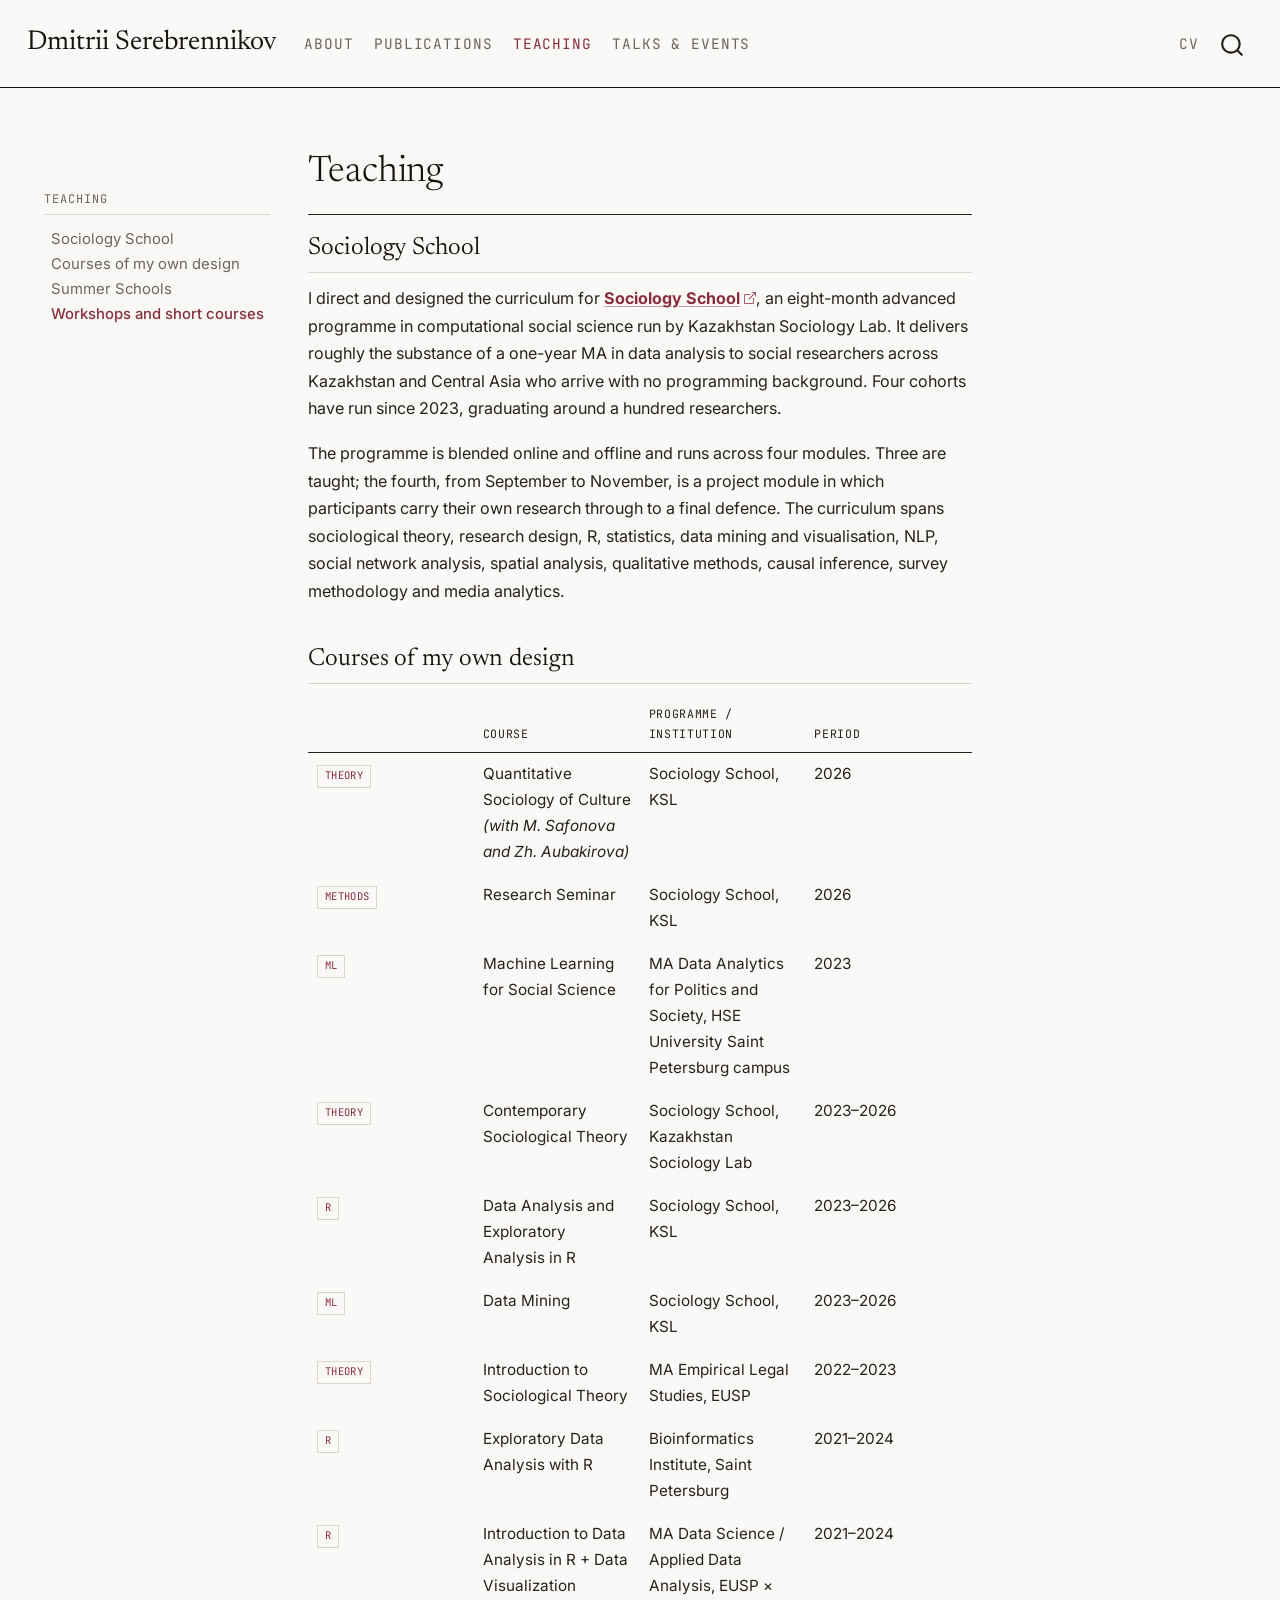
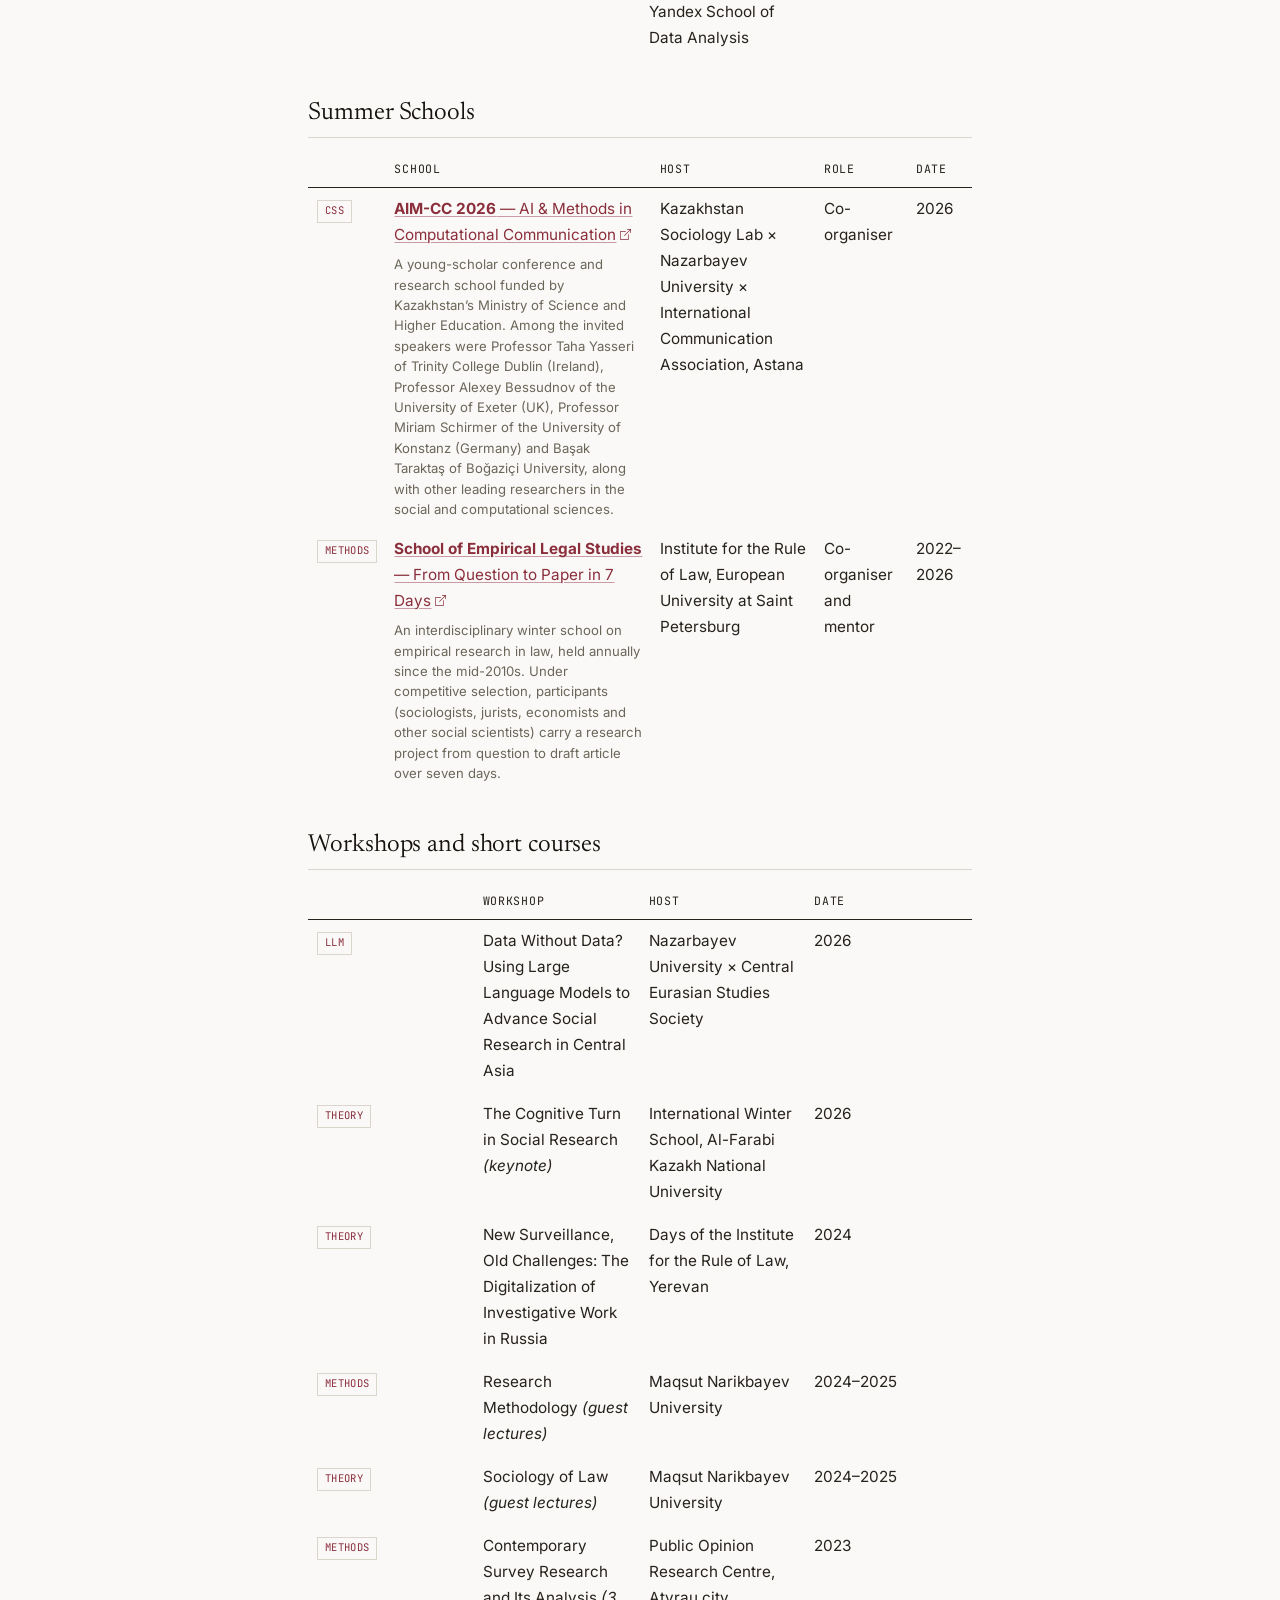
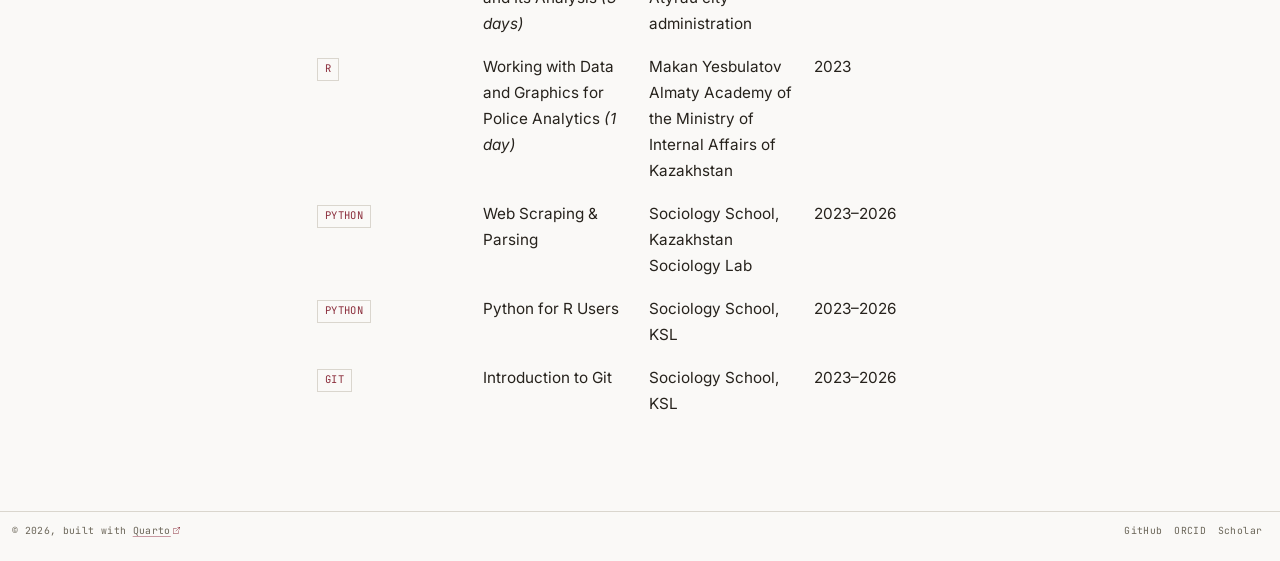
<file: teaching.html>
<!DOCTYPE html>
<html xmlns="http://www.w3.org/1999/xhtml" lang="en" xml:lang="en"><head>

<meta charset="utf-8">
<meta name="generator" content="quarto-1.10.19">

<meta name="viewport" content="width=device-width, initial-scale=1.0, user-scalable=yes">

<meta name="description" content="Empirical legal studies · Sociology of culture · Criminology · Computational social science">

<title>Teaching – Dmitrii Serebrennikov</title>
<style>
/* Default styles provided by pandoc.
** See https://pandoc.org/MANUAL.html#variables-for-html for config info.
*/
span.smallcaps{font-variant: small-caps;}
div.columns{display: flex; gap: 1.5em;}
div.column{flex: auto;}
@media screen {
div.columns{gap: min(4vw, 1.5em);}
div.column{overflow-x: auto;}
}
div.hanging-indent{margin-left: 1.5em; text-indent: -1.5em;}
ul.task-list{list-style: none;}
ul.task-list li input[type="checkbox"] {
  width: 0.8em;
  margin: 0 0.8em 0.2em -1em; /* quarto-specific, see https://github.com/quarto-dev/quarto-cli/issues/4556 */ 
  vertical-align: middle;
}
</style>


<script src="site_libs/quarto-nav/quarto-nav.js"></script>
<script src="site_libs/quarto-nav/headroom.min.js"></script>
<script src="site_libs/clipboard/clipboard.min.js"></script>
<script src="site_libs/quarto-search/autocomplete.umd.js"></script>
<script src="site_libs/quarto-search/fuse.min.js"></script>
<script src="site_libs/quarto-search/quarto-search.js"></script>
<meta name="quarto:offset" content="./">
<link href="./assets/favicon.ico" rel="icon">
<script src="site_libs/quarto-html/quarto.js" type="module"></script>
<script src="site_libs/quarto-html/tabsets/tabsets.js" type="module"></script>
<script src="site_libs/quarto-html/popper.min.js"></script>
<script src="site_libs/quarto-html/tippy.umd.min.js"></script>
<script src="site_libs/quarto-html/anchor.min.js"></script>
<link href="site_libs/quarto-html/tippy.css" rel="stylesheet">
<link href="site_libs/quarto-html/quarto-syntax-highlighting-4a93137e1f464f6b571849bbdd2e7ac0.css" rel="stylesheet" id="quarto-text-highlighting-styles">
<script src="site_libs/bootstrap/bootstrap.min.js"></script>
<link href="site_libs/bootstrap/bootstrap-icons.css" rel="stylesheet">
<link href="site_libs/bootstrap/bootstrap-c5e33d8d78346f6e73b68905624b0738.min.css" rel="stylesheet" append-hash="true" id="quarto-bootstrap" data-mode="light">
<script id="quarto-search-options" type="application/json">{
  "location": "navbar",
  "copy-button": false,
  "collapse-after": 3,
  "panel-placement": "end",
  "type": "overlay",
  "limit": 50,
  "keyboard-shortcut": [
    "f",
    "/",
    "s"
  ],
  "show-item-context": false,
  "language": {
    "search-no-results-text": "No results",
    "search-matching-documents-text": "matching documents",
    "search-copy-link-title": "Copy link to search",
    "search-hide-matches-text": "Hide additional matches",
    "search-more-match-text": "more match in this document",
    "search-more-matches-text": "more matches in this document",
    "search-clear-button-title": "Clear",
    "search-text-placeholder": "",
    "search-detached-cancel-button-title": "Cancel",
    "search-submit-button-title": "Submit",
    "search-label": "Search"
  }
}</script>
<link rel="preconnect" href="https://fonts.googleapis.com">
<link rel="preconnect" href="https://fonts.gstatic.com" crossorigin="">
<link rel="stylesheet" href="https://fonts.googleapis.com/css2?family=Newsreader:opsz,wght@6..72,200..600&amp;family=Inter:wght@300..500&amp;family=JetBrains+Mono:wght@400&amp;display=swap">
<link rel="icon" href="./assets/favicon.ico" sizes="any">
<link rel="icon" type="image/png" sizes="32x32" href="./assets/favicon/favicon-32.png">
<link rel="icon" type="image/png" sizes="16x16" href="./assets/favicon/favicon-16.png">
<link rel="apple-touch-icon" sizes="180x180" href="./assets/favicon/apple-touch-icon.png">
<link rel="manifest" href="./assets/favicon/manifest.json">
<meta name="theme-color" content="#8B2E3C">


<meta property="og:title" content="Teaching – Dmitrii Serebrennikov">
<meta property="og:description" content="Empirical legal studies · Sociology of culture · Criminology · Computational social science">
<meta property="og:image" content="https://serebrennikov-dmtr.github.io/assets/favicon/og-image.png">
<meta property="og:site_name" content="Dmitrii Serebrennikov">
<meta property="og:image:height" content="630">
<meta property="og:image:width" content="1200">
<meta name="twitter:title" content="Teaching – Dmitrii Serebrennikov">
<meta name="twitter:description" content="Empirical legal studies · Sociology of culture · Criminology · Computational social science">
<meta name="twitter:image" content="https://serebrennikov-dmtr.github.io/assets/favicon/og-image.png">
<meta name="twitter:image-height" content="630">
<meta name="twitter:image-width" content="1200">
<meta name="twitter:card" content="summary_large_image">
</head>

<body class="floating nav-fixed quarto-light">

<div id="quarto-search-results"></div>
  <header id="quarto-header" class="headroom fixed-top">
    <nav class="navbar navbar-expand-lg " data-bs-theme="dark">
      <div class="navbar-container container-fluid">
      <div class="navbar-brand-container mx-auto">
    <a class="navbar-brand" href="./index.html">
    <span class="navbar-title">Dmitrii Serebrennikov</span>
    </a>
  </div>
            <div id="quarto-search" class="" title="Search"></div>
          <button class="navbar-toggler" type="button" data-bs-toggle="collapse" data-bs-target="#navbarCollapse" aria-controls="navbarCollapse" role="menu" aria-expanded="false" aria-label="Toggle navigation" onclick="if (window.quartoToggleHeadroom) { window.quartoToggleHeadroom(); }">
  <span class="navbar-toggler-icon"></span>
</button>
          <div class="collapse navbar-collapse" id="navbarCollapse">
            <ul class="navbar-nav navbar-nav-scroll me-auto">
  <li class="nav-item">
    <a class="nav-link" href="./index.html"> 
<span class="menu-text">About</span></a>
  </li>  
  <li class="nav-item">
    <a class="nav-link" href="./publications.html"> 
<span class="menu-text">Publications</span></a>
  </li>  
  <li class="nav-item">
    <a class="nav-link active" href="./teaching.html" aria-current="page"> 
<span class="menu-text">Teaching</span></a>
  </li>  
  <li class="nav-item">
    <a class="nav-link" href="./talks.html"> 
<span class="menu-text">Talks &amp; Events</span></a>
  </li>  
</ul>
            <ul class="navbar-nav navbar-nav-scroll ms-auto">
  <li class="nav-item">
    <a class="nav-link" href="./assets/Serebrennikov_CV.pdf"> 
<span class="menu-text">CV</span></a>
  </li>  
</ul>
          </div> <!-- /navcollapse -->
            <div class="quarto-navbar-tools">
</div>
      </div> <!-- /container-fluid -->
    </nav>
</header>
<!-- content -->
<div id="quarto-content" class="quarto-container page-columns page-rows-contents page-layout-article page-navbar">
<!-- sidebar -->
  <nav id="quarto-sidebar" class="sidebar collapse collapse-horizontal quarto-sidebar-collapse-item sidebar-navigation floating overflow-auto">
    <nav id="TOC" role="doc-toc" class="toc-active">
    <h2 id="toc-title">Teaching</h2>
   
  <ul>
  <li><a href="#sociology-school" id="toc-sociology-school" class="nav-link active" data-scroll-target="#sociology-school">Sociology School</a></li>
  <li><a href="#courses-of-my-own-design" id="toc-courses-of-my-own-design" class="nav-link" data-scroll-target="#courses-of-my-own-design">Courses of my own design</a></li>
  <li><a href="#summer-schools" id="toc-summer-schools" class="nav-link" data-scroll-target="#summer-schools">Summer Schools</a></li>
  <li><a href="#workshops-and-short-courses" id="toc-workshops-and-short-courses" class="nav-link" data-scroll-target="#workshops-and-short-courses">Workshops and short courses</a></li>
  </ul>
</nav>
</nav>
<div id="quarto-sidebar-glass" class="quarto-sidebar-collapse-item" data-bs-toggle="collapse" data-bs-target=".quarto-sidebar-collapse-item"></div>
<!-- margin-sidebar -->
    <div id="quarto-margin-sidebar" class="sidebar margin-sidebar zindex-bottom">
    </div>
<!-- main -->
<main class="content" id="quarto-document-content">

<header id="title-block-header" class="quarto-title-block default">
<div class="quarto-title">
<h1 class="title">Teaching</h1>
</div>

<div>
  <div class="description">
    Empirical legal studies · Sociology of culture · Criminology · Computational social science
  </div>
</div>


<div class="quarto-title-meta">

    
  
    
  </div>
  


</header>


<section id="sociology-school" class="level2">
<h2 class="anchored" data-anchor-id="sociology-school">Sociology School</h2>
<p>I direct and designed the curriculum for <a href="https://sociologylab.kz/school/eng"><strong>Sociology School</strong></a>, an eight-month advanced programme in computational social science run by Kazakhstan Sociology Lab. It delivers roughly the substance of a one-year MA in data analysis to social researchers across Kazakhstan and Central Asia who arrive with no programming background. Four cohorts have run since 2023, graduating around a hundred researchers.</p>
<p>The programme is blended online and offline and runs across four modules. Three are taught; the fourth, from September to November, is a project module in which participants carry their own research through to a final defence. The curriculum spans sociological theory, research design, R, statistics, data mining and visualisation, NLP, social network analysis, spatial analysis, qualitative methods, causal inference, survey methodology and media analytics.</p>
</section>
<section id="courses-of-my-own-design" class="level2">
<h2 class="anchored" data-anchor-id="courses-of-my-own-design">Courses of my own design</h2>
<table class="caption-top table">
<colgroup>
<col style="width: 25%">
<col style="width: 25%">
<col style="width: 25%">
<col style="width: 25%">
</colgroup>
<thead>
<tr class="header">
<th></th>
<th>Course</th>
<th>Programme / institution</th>
<th>Period</th>
</tr>
</thead>
<tbody>
<tr class="odd">
<td><span class="course-icon">theory</span></td>
<td>Quantitative Sociology of Culture <em>(with M. Safonova and Zh. Aubakirova)</em></td>
<td>Sociology School, KSL</td>
<td>2026</td>
</tr>
<tr class="even">
<td><span class="course-icon">methods</span></td>
<td>Research Seminar</td>
<td>Sociology School, KSL</td>
<td>2026</td>
</tr>
<tr class="odd">
<td><span class="course-icon">ML</span></td>
<td>Machine Learning for Social Science</td>
<td>MA Data Analytics for Politics and Society, HSE University Saint Petersburg campus</td>
<td>2023</td>
</tr>
<tr class="even">
<td><span class="course-icon">theory</span></td>
<td>Contemporary Sociological Theory</td>
<td>Sociology School, Kazakhstan Sociology Lab</td>
<td>2023–2026</td>
</tr>
<tr class="odd">
<td><span class="course-icon">R</span></td>
<td>Data Analysis and Exploratory Analysis in R</td>
<td>Sociology School, KSL</td>
<td>2023–2026</td>
</tr>
<tr class="even">
<td><span class="course-icon">ML</span></td>
<td>Data Mining</td>
<td>Sociology School, KSL</td>
<td>2023–2026</td>
</tr>
<tr class="odd">
<td><span class="course-icon">theory</span></td>
<td>Introduction to Sociological Theory</td>
<td>MA Empirical Legal Studies, EUSP</td>
<td>2022–2023</td>
</tr>
<tr class="even">
<td><span class="course-icon">R</span></td>
<td>Exploratory Data Analysis with R</td>
<td>Bioinformatics Institute, Saint Petersburg</td>
<td>2021–2024</td>
</tr>
<tr class="odd">
<td><span class="course-icon">R</span></td>
<td>Introduction to Data Analysis in R + Data Visualization</td>
<td>MA Data Science / Applied Data Analysis, EUSP × Yandex School of Data Analysis</td>
<td>2021–2024</td>
</tr>
</tbody>
</table>
</section>
<section id="summer-schools" class="level2">
<h2 class="anchored" data-anchor-id="summer-schools">Summer Schools</h2>
<table class="caption-top table">
<thead>
<tr class="header">
<th></th>
<th>School</th>
<th>Host</th>
<th>Role</th>
<th>Date</th>
</tr>
</thead>
<tbody>
<tr class="odd">
<td><span class="course-icon">CSS</span></td>
<td><a href="https://sociologylab.kz/aim-cc26"><strong>AIM-CC 2026</strong> — AI &amp; Methods in Computational Communication</a> <span class="table-note">A young-scholar conference and research school funded by Kazakhstan’s Ministry of Science and Higher Education. Among the invited speakers were Professor Taha Yasseri of Trinity College Dublin (Ireland), Professor Alexey Bessudnov of the University of Exeter (UK), Professor Miriam Schirmer of the University of Konstanz (Germany) and Başak Taraktaş of Boğaziçi University, along with other leading researchers in the social and computational sciences.</span></td>
<td>Kazakhstan Sociology Lab × Nazarbayev University × International Communication Association, Astana</td>
<td>Co-organiser</td>
<td>2026</td>
</tr>
<tr class="even">
<td><span class="course-icon">methods</span></td>
<td><a href="https://empravo.ru/"><strong>School of Empirical Legal Studies</strong> — From Question to Paper in 7 Days</a> <span class="table-note">An interdisciplinary winter school on empirical research in law, held annually since the mid-2010s. Under competitive selection, participants (sociologists, jurists, economists and other social scientists) carry a research project from question to draft article over seven days.</span></td>
<td>Institute for the Rule of Law, European University at Saint Petersburg</td>
<td>Co-organiser and mentor</td>
<td>2022–2026</td>
</tr>
</tbody>
</table>
</section>
<section id="workshops-and-short-courses" class="level2">
<h2 class="anchored" data-anchor-id="workshops-and-short-courses">Workshops and short courses</h2>
<table class="caption-top table">
<colgroup>
<col style="width: 25%">
<col style="width: 25%">
<col style="width: 25%">
<col style="width: 25%">
</colgroup>
<thead>
<tr class="header">
<th></th>
<th>Workshop</th>
<th>Host</th>
<th>Date</th>
</tr>
</thead>
<tbody>
<tr class="odd">
<td><span class="course-icon">LLM</span></td>
<td>Data Without Data? Using Large Language Models to Advance Social Research in Central Asia</td>
<td>Nazarbayev University × Central Eurasian Studies Society</td>
<td>2026</td>
</tr>
<tr class="even">
<td><span class="course-icon">theory</span></td>
<td>The Cognitive Turn in Social Research <em>(keynote)</em></td>
<td>International Winter School, Al-Farabi Kazakh National University</td>
<td>2026</td>
</tr>
<tr class="odd">
<td><span class="course-icon">theory</span></td>
<td>New Surveillance, Old Challenges: The Digitalization of Investigative Work in Russia</td>
<td>Days of the Institute for the Rule of Law, Yerevan</td>
<td>2024</td>
</tr>
<tr class="even">
<td><span class="course-icon">methods</span></td>
<td>Research Methodology <em>(guest lectures)</em></td>
<td>Maqsut Narikbayev University</td>
<td>2024–2025</td>
</tr>
<tr class="odd">
<td><span class="course-icon">theory</span></td>
<td>Sociology of Law <em>(guest lectures)</em></td>
<td>Maqsut Narikbayev University</td>
<td>2024–2025</td>
</tr>
<tr class="even">
<td><span class="course-icon">methods</span></td>
<td>Contemporary Survey Research and Its Analysis <em>(3 days)</em></td>
<td>Public Opinion Research Centre, Atyrau city administration</td>
<td>2023</td>
</tr>
<tr class="odd">
<td><span class="course-icon">R</span></td>
<td>Working with Data and Graphics for Police Analytics <em>(1 day)</em></td>
<td>Makan Yesbulatov Almaty Academy of the Ministry of Internal Affairs of Kazakhstan</td>
<td>2023</td>
</tr>
<tr class="even">
<td><span class="course-icon">Python</span></td>
<td>Web Scraping &amp; Parsing</td>
<td>Sociology School, Kazakhstan Sociology Lab</td>
<td>2023–2026</td>
</tr>
<tr class="odd">
<td><span class="course-icon">Python</span></td>
<td>Python for R Users</td>
<td>Sociology School, KSL</td>
<td>2023–2026</td>
</tr>
<tr class="even">
<td><span class="course-icon">Git</span></td>
<td>Introduction to Git</td>
<td>Sociology School, KSL</td>
<td>2023–2026</td>
</tr>
</tbody>
</table>


</section>

</main> <!-- /main -->
<script id="quarto-html-after-body" type="application/javascript">
  window.document.addEventListener("DOMContentLoaded", function (event) {
    const icon = "";
    const anchorJS = new window.AnchorJS();
    anchorJS.options = {
      placement: 'right',
      icon: icon
    };
    anchorJS.add('.anchored');
    const isCodeAnnotation = (el) => {
      for (const clz of el.classList) {
        if (clz.startsWith('code-annotation-')) {                     
          return true;
        }
      }
      return false;
    }
    const onCopySuccess = function(e) {
      // button target
      const button = e.trigger;
      // don't keep focus
      button.blur();
      // flash "checked"
      button.classList.add('code-copy-button-checked');
      var currentTitle = button.getAttribute("title");
      button.setAttribute("title", "Copied!");
      let tooltip;
      if (window.bootstrap) {
        button.setAttribute("data-bs-toggle", "tooltip");
        button.setAttribute("data-bs-placement", "left");
        button.setAttribute("data-bs-title", "Copied!");
        tooltip = new bootstrap.Tooltip(button, 
          { trigger: "manual", 
            customClass: "code-copy-button-tooltip",
            offset: [0, -8]});
        tooltip.show();    
      }
      setTimeout(function() {
        if (tooltip) {
          tooltip.hide();
          button.removeAttribute("data-bs-title");
          button.removeAttribute("data-bs-toggle");
          button.removeAttribute("data-bs-placement");
        }
        button.setAttribute("title", currentTitle);
        button.classList.remove('code-copy-button-checked');
      }, 1000);
      // clear code selection
      e.clearSelection();
    }
    const getTextToCopy = function(trigger) {
      const outerScaffold = trigger.parentElement.cloneNode(true);
      const codeEl = outerScaffold.querySelector('code');
      for (const childEl of codeEl.children) {
        if (isCodeAnnotation(childEl)) {
          childEl.remove();
        }
      }
      return codeEl.innerText;
    }
    const clipboard = new window.ClipboardJS('.code-copy-button:not([data-in-quarto-modal])', {
      text: getTextToCopy
    });
    clipboard.on('success', onCopySuccess);
    if (window.document.getElementById('quarto-embedded-source-code-modal')) {
      const clipboardModal = new window.ClipboardJS('.code-copy-button[data-in-quarto-modal]', {
        text: getTextToCopy,
        container: window.document.getElementById('quarto-embedded-source-code-modal')
      });
      clipboardModal.on('success', onCopySuccess);
    }
      var localhostRegex = new RegExp(/^(?:http|https):\/\/localhost\:?[0-9]*\//);
      var mailtoRegex = new RegExp(/^mailto:/);
        var filterRegex = new RegExp("https:\/\/serebrennikov-dmtr\.github\.io");
      var isInternal = (href) => {
          return filterRegex.test(href) || localhostRegex.test(href) || mailtoRegex.test(href);
      }
      // Inspect non-navigation links and adorn them if external
     var links = window.document.querySelectorAll('a[href]:not(.nav-link):not(.navbar-brand):not(.toc-action):not(.sidebar-link):not(.sidebar-item-toggle):not(.pagination-link):not(.no-external):not([aria-hidden]):not(.dropdown-item):not(.quarto-navigation-tool):not(.about-link)');
      for (var i=0; i<links.length; i++) {
        const link = links[i];
        if (!isInternal(link.href)) {
          // undo the damage that might have been done by quarto-nav.js in the case of
          // links that we want to consider external
          if (link.dataset.originalHref !== undefined) {
            link.href = link.dataset.originalHref;
          }
            // target, if specified
            link.setAttribute("target", "_blank");
            if (link.getAttribute("rel") === null) {
              link.setAttribute("rel", "noopener");
            }
            // default icon
            link.classList.add("external");
        }
      }
    function tippyHover(el, contentFn, onTriggerFn, onUntriggerFn) {
      const config = {
        allowHTML: true,
        maxWidth: 500,
        delay: 100,
        arrow: false,
        appendTo: function(el) {
            return el.parentElement;
        },
        interactive: true,
        interactiveBorder: 10,
        theme: 'quarto',
        placement: 'bottom-start',
      };
      if (contentFn) {
        config.content = contentFn;
      }
      if (onTriggerFn) {
        config.onTrigger = onTriggerFn;
      }
      if (onUntriggerFn) {
        config.onUntrigger = onUntriggerFn;
      }
      window.tippy(el, config); 
    }
    const noterefs = window.document.querySelectorAll('a[role="doc-noteref"]');
    for (var i=0; i<noterefs.length; i++) {
      const ref = noterefs[i];
      tippyHover(ref, function() {
        // use id or data attribute instead here
        let href = ref.getAttribute('data-footnote-href') || ref.getAttribute('href');
        try { href = new URL(href).hash; } catch {}
        const id = href.replace(/^#\/?/, "");
        const note = window.document.getElementById(id);
        if (note) {
          return note.innerHTML;
        } else {
          return "";
        }
      });
    }
    const xrefs = window.document.querySelectorAll('a.quarto-xref');
    const processXRef = (id, note) => {
      // Strip column container classes
      const stripColumnClz = (el) => {
        el.classList.remove("page-full", "page-columns");
        if (el.children) {
          for (const child of el.children) {
            stripColumnClz(child);
          }
        }
      }
      stripColumnClz(note)
      if (id === null || id.startsWith('sec-')) {
        // Special case sections, only their first couple elements
        const container = document.createElement("div");
        if (note.children && note.children.length > 2) {
          container.appendChild(note.children[0].cloneNode(true));
          for (let i = 1; i < note.children.length; i++) {
            const child = note.children[i];
            if (child.tagName === "P" && child.innerText === "") {
              continue;
            } else {
              container.appendChild(child.cloneNode(true));
              break;
            }
          }
          if (window.Quarto?.typesetMath) {
            window.Quarto.typesetMath(container);
          }
          return container.innerHTML
        } else {
          if (window.Quarto?.typesetMath) {
            window.Quarto.typesetMath(note);
          }
          return note.innerHTML;
        }
      } else {
        // Remove any anchor links if they are present
        const anchorLink = note.querySelector('a.anchorjs-link');
        if (anchorLink) {
          anchorLink.remove();
        }
        if (window.Quarto?.typesetMath) {
          window.Quarto.typesetMath(note);
        }
        if (note.classList.contains("callout")) {
          return note.outerHTML;
        } else {
          return note.innerHTML;
        }
      }
    }
    for (var i=0; i<xrefs.length; i++) {
      const xref = xrefs[i];
      tippyHover(xref, undefined, function(instance) {
        instance.disable();
        let url = xref.getAttribute('href');
        let hash = undefined; 
        if (url.startsWith('#')) {
          hash = url;
        } else {
          try { hash = new URL(url).hash; } catch {}
        }
        if (hash) {
          const id = hash.replace(/^#\/?/, "");
          const note = window.document.getElementById(id);
          if (note !== null) {
            try {
              const html = processXRef(id, note.cloneNode(true));
              instance.setContent(html);
            } finally {
              instance.enable();
              instance.show();
            }
          } else {
            // See if we can fetch this
            fetch(url.split('#')[0])
            .then(res => res.text())
            .then(html => {
              const parser = new DOMParser();
              const htmlDoc = parser.parseFromString(html, "text/html");
              const note = htmlDoc.getElementById(id);
              if (note !== null) {
                const html = processXRef(id, note);
                instance.setContent(html);
              } 
            }).finally(() => {
              instance.enable();
              instance.show();
            });
          }
        } else {
          // See if we can fetch a full url (with no hash to target)
          // This is a special case and we should probably do some content thinning / targeting
          fetch(url)
          .then(res => res.text())
          .then(html => {
            const parser = new DOMParser();
            const htmlDoc = parser.parseFromString(html, "text/html");
            const note = htmlDoc.querySelector('main.content');
            if (note !== null) {
              // This should only happen for chapter cross references
              // (since there is no id in the URL)
              // remove the first header
              if (note.children.length > 0 && note.children[0].tagName === "HEADER") {
                note.children[0].remove();
              }
              const html = processXRef(null, note);
              instance.setContent(html);
            } 
          }).finally(() => {
            instance.enable();
            instance.show();
          });
        }
      }, function(instance) {
      });
    }
        let selectedAnnoteEl;
        const selectorForAnnotation = ( cell, annotation) => {
          let cellAttr = 'data-code-cell="' + cell + '"';
          let lineAttr = 'data-code-annotation="' +  annotation + '"';
          const selector = 'span[' + cellAttr + '][' + lineAttr + ']';
          return selector;
        }
        const selectCodeLines = (annoteEl) => {
          const doc = window.document;
          const targetCell = annoteEl.getAttribute("data-target-cell");
          const targetAnnotation = annoteEl.getAttribute("data-target-annotation");
          const annoteSpan = window.document.querySelector(selectorForAnnotation(targetCell, targetAnnotation));
          const lines = annoteSpan.getAttribute("data-code-lines").split(",");
          const lineIds = lines.map((line) => {
            return targetCell + "-" + line;
          })
          let top = null;
          let height = null;
          let parent = null;
          if (lineIds.length > 0) {
              //compute the position of the single el (top and bottom and make a div)
              const el = window.document.getElementById(lineIds[0]);
              top = el.offsetTop;
              height = el.offsetHeight;
              parent = el.parentElement.parentElement;
            if (lineIds.length > 1) {
              const lastEl = window.document.getElementById(lineIds[lineIds.length - 1]);
              const bottom = lastEl.offsetTop + lastEl.offsetHeight;
              height = bottom - top;
            }
            if (top !== null && height !== null && parent !== null) {
              // cook up a div (if necessary) and position it 
              let div = window.document.getElementById("code-annotation-line-highlight");
              if (div === null) {
                div = window.document.createElement("div");
                div.setAttribute("id", "code-annotation-line-highlight");
                div.style.position = 'absolute';
                parent.appendChild(div);
              }
              div.style.top = top - 2 + "px";
              div.style.height = height + 4 + "px";
              div.style.left = 0;
              let gutterDiv = window.document.getElementById("code-annotation-line-highlight-gutter");
              if (gutterDiv === null) {
                gutterDiv = window.document.createElement("div");
                gutterDiv.setAttribute("id", "code-annotation-line-highlight-gutter");
                gutterDiv.style.position = 'absolute';
                const codeCell = window.document.getElementById(targetCell);
                const gutter = codeCell.querySelector('.code-annotation-gutter');
                gutter.appendChild(gutterDiv);
              }
              gutterDiv.style.top = top - 2 + "px";
              gutterDiv.style.height = height + 4 + "px";
            }
            selectedAnnoteEl = annoteEl;
          }
        };
        const unselectCodeLines = () => {
          const elementsIds = ["code-annotation-line-highlight", "code-annotation-line-highlight-gutter"];
          elementsIds.forEach((elId) => {
            const div = window.document.getElementById(elId);
            if (div) {
              div.remove();
            }
          });
          selectedAnnoteEl = undefined;
        };
          // Handle positioning of the toggle
      window.addEventListener(
        "resize",
        throttle(() => {
          elRect = undefined;
          if (selectedAnnoteEl) {
            selectCodeLines(selectedAnnoteEl);
          }
        }, 10)
      );
      function throttle(fn, ms) {
      let throttle = false;
      let timer;
        return (...args) => {
          if(!throttle) { // first call gets through
              fn.apply(this, args);
              throttle = true;
          } else { // all the others get throttled
              if(timer) clearTimeout(timer); // cancel #2
              timer = setTimeout(() => {
                fn.apply(this, args);
                timer = throttle = false;
              }, ms);
          }
        };
      }
        // Attach click handler to the DT
        const annoteDls = window.document.querySelectorAll('dt[data-target-cell]');
        for (const annoteDlNode of annoteDls) {
          annoteDlNode.addEventListener('click', (event) => {
            const clickedEl = event.target;
            if (clickedEl !== selectedAnnoteEl) {
              unselectCodeLines();
              const activeEl = window.document.querySelector('dt[data-target-cell].code-annotation-active');
              if (activeEl) {
                activeEl.classList.remove('code-annotation-active');
              }
              selectCodeLines(clickedEl);
              clickedEl.classList.add('code-annotation-active');
            } else {
              // Unselect the line
              unselectCodeLines();
              clickedEl.classList.remove('code-annotation-active');
            }
          });
        }
    const findCites = (el) => {
      const parentEl = el.parentElement;
      if (parentEl) {
        const cites = parentEl.dataset.cites;
        if (cites) {
          return {
            el,
            cites: cites.split(' ')
          };
        } else {
          return findCites(el.parentElement)
        }
      } else {
        return undefined;
      }
    };
    var bibliorefs = window.document.querySelectorAll('a[role="doc-biblioref"]');
    for (var i=0; i<bibliorefs.length; i++) {
      const ref = bibliorefs[i];
      const citeInfo = findCites(ref);
      if (citeInfo) {
        tippyHover(citeInfo.el, function() {
          var popup = window.document.createElement('div');
          citeInfo.cites.forEach(function(cite) {
            var citeDiv = window.document.createElement('div');
            citeDiv.classList.add('hanging-indent');
            citeDiv.classList.add('csl-entry');
            var biblioDiv = window.document.getElementById('ref-' + cite);
            if (biblioDiv) {
              citeDiv.innerHTML = biblioDiv.innerHTML;
            }
            popup.appendChild(citeDiv);
          });
          return popup.innerHTML;
        });
      }
    }
  });
  </script>
</div> <!-- /content -->
<footer class="footer">
  <div class="nav-footer">
    <div class="nav-footer-left">
<p>© 2026, built with <a href="https://quarto.org" target="_blank">Quarto</a></p>
</div>   
    <div class="nav-footer-center">
      &nbsp;
    </div>
    <div class="nav-footer-right">
      <ul class="footer-items list-unstyled">
    <li class="nav-item">
    <a class="nav-link" href="https://github.com/serebrennikov-dmtr">
<p>GitHub</p>
</a>
  </li>  
    <li class="nav-item">
    <a class="nav-link" href="https://orcid.org/0000-0002-2574-3842">
<p>ORCID</p>
</a>
  </li>  
    <li class="nav-item">
    <a class="nav-link" href="https://scholar.google.ru/citations?user=7AMjvF8AAAAJ">
<p>Scholar</p>
</a>
  </li>  
</ul>
    </div>
  </div>
</footer>




</body></html>
</file>
<file: site_libs/quarto-html/tippy.css>
.tippy-box[data-animation=fade][data-state=hidden]{opacity:0}[data-tippy-root]{max-width:calc(100vw - 10px)}.tippy-box{position:relative;background-color:#333;color:#fff;border-radius:4px;font-size:14px;line-height:1.4;white-space:normal;outline:0;transition-property:transform,visibility,opacity}.tippy-box[data-placement^=top]>.tippy-arrow{bottom:0}.tippy-box[data-placement^=top]>.tippy-arrow:before{bottom:-7px;left:0;border-width:8px 8px 0;border-top-color:initial;transform-origin:center top}.tippy-box[data-placement^=bottom]>.tippy-arrow{top:0}.tippy-box[data-placement^=bottom]>.tippy-arrow:before{top:-7px;left:0;border-width:0 8px 8px;border-bottom-color:initial;transform-origin:center bottom}.tippy-box[data-placement^=left]>.tippy-arrow{right:0}.tippy-box[data-placement^=left]>.tippy-arrow:before{border-width:8px 0 8px 8px;border-left-color:initial;right:-7px;transform-origin:center left}.tippy-box[data-placement^=right]>.tippy-arrow{left:0}.tippy-box[data-placement^=right]>.tippy-arrow:before{left:-7px;border-width:8px 8px 8px 0;border-right-color:initial;transform-origin:center right}.tippy-box[data-inertia][data-state=visible]{transition-timing-function:cubic-bezier(.54,1.5,.38,1.11)}.tippy-arrow{width:16px;height:16px;color:#333}.tippy-arrow:before{content:"";position:absolute;border-color:transparent;border-style:solid}.tippy-content{position:relative;padding:5px 9px;z-index:1}
</file>
<file: site_libs/quarto-html/quarto-syntax-highlighting-4a93137e1f464f6b571849bbdd2e7ac0.css>
/* quarto syntax highlight colors */
:root {
  --quarto-hl-ot-color: #003B4F;
  --quarto-hl-at-color: #657422;
  --quarto-hl-ss-color: #20794D;
  --quarto-hl-an-color: #5E5E5E;
  --quarto-hl-fu-color: #4758AB;
  --quarto-hl-st-color: #20794D;
  --quarto-hl-cf-color: #003B4F;
  --quarto-hl-op-color: #5E5E5E;
  --quarto-hl-er-color: #AD0000;
  --quarto-hl-bn-color: #AD0000;
  --quarto-hl-al-color: #AD0000;
  --quarto-hl-va-color: #111111;
  --quarto-hl-bu-color: inherit;
  --quarto-hl-ex-color: inherit;
  --quarto-hl-pp-color: #AD0000;
  --quarto-hl-in-color: #5E5E5E;
  --quarto-hl-vs-color: #20794D;
  --quarto-hl-wa-color: #5E5E5E;
  --quarto-hl-do-color: #5E5E5E;
  --quarto-hl-im-color: #00769E;
  --quarto-hl-ch-color: #20794D;
  --quarto-hl-dt-color: #AD0000;
  --quarto-hl-fl-color: #AD0000;
  --quarto-hl-co-color: #5E5E5E;
  --quarto-hl-cv-color: #5E5E5E;
  --quarto-hl-cn-color: #8f5902;
  --quarto-hl-sc-color: #5E5E5E;
  --quarto-hl-dv-color: #AD0000;
  --quarto-hl-kw-color: #003B4F;
}

/* other quarto variables */
:root {
  --quarto-font-monospace: "JetBrains Mono", ui-monospace, SFMono-Regular, Menlo, monospace;
}

/* syntax highlight based on Pandoc's rules */
pre > code.sourceCode > span {
  color: #003B4F;
}

code.sourceCode > span {
  color: #003B4F;
}

div.sourceCode,
div.sourceCode pre.sourceCode {
  color: #003B4F;
}

/* Normal */
code span {
  color: #003B4F;
}

/* Alert */
code span.al {
  color: #AD0000;
  font-style: inherit;
}

/* Annotation */
code span.an {
  color: #5E5E5E;
  font-style: inherit;
}

/* Attribute */
code span.at {
  color: #657422;
  font-style: inherit;
}

/* BaseN */
code span.bn {
  color: #AD0000;
  font-style: inherit;
}

/* BuiltIn */
code span.bu {
  font-style: inherit;
}

/* ControlFlow */
code span.cf {
  color: #003B4F;
  font-weight: bold;
  font-style: inherit;
}

/* Char */
code span.ch {
  color: #20794D;
  font-style: inherit;
}

/* Constant */
code span.cn {
  color: #8f5902;
  font-style: inherit;
}

/* Comment */
code span.co {
  color: #5E5E5E;
  font-style: inherit;
}

/* CommentVar */
code span.cv {
  color: #5E5E5E;
  font-style: italic;
}

/* Documentation */
code span.do {
  color: #5E5E5E;
  font-style: italic;
}

/* DataType */
code span.dt {
  color: #AD0000;
  font-style: inherit;
}

/* DecVal */
code span.dv {
  color: #AD0000;
  font-style: inherit;
}

/* Error */
code span.er {
  color: #AD0000;
  font-style: inherit;
}

/* Extension */
code span.ex {
  font-style: inherit;
}

/* Float */
code span.fl {
  color: #AD0000;
  font-style: inherit;
}

/* Function */
code span.fu {
  color: #4758AB;
  font-style: inherit;
}

/* Import */
code span.im {
  color: #00769E;
  font-style: inherit;
}

/* Information */
code span.in {
  color: #5E5E5E;
  font-style: inherit;
}

/* Keyword */
code span.kw {
  color: #003B4F;
  font-weight: bold;
  font-style: inherit;
}

/* Operator */
code span.op {
  color: #5E5E5E;
  font-style: inherit;
}

/* Other */
code span.ot {
  color: #003B4F;
  font-style: inherit;
}

/* Preprocessor */
code span.pp {
  color: #AD0000;
  font-style: inherit;
}

/* SpecialChar */
code span.sc {
  color: #5E5E5E;
  font-style: inherit;
}

/* SpecialString */
code span.ss {
  color: #20794D;
  font-style: inherit;
}

/* String */
code span.st {
  color: #20794D;
  font-style: inherit;
}

/* Variable */
code span.va {
  color: #111111;
  font-style: inherit;
}

/* VerbatimString */
code span.vs {
  color: #20794D;
  font-style: inherit;
}

/* Warning */
code span.wa {
  color: #5E5E5E;
  font-style: italic;
}

.prevent-inlining {
  content: "</";
}

/*# sourceMappingURL=f3ddf601345b4f7faf0d23a3760aa33d.css.map */
</file>
